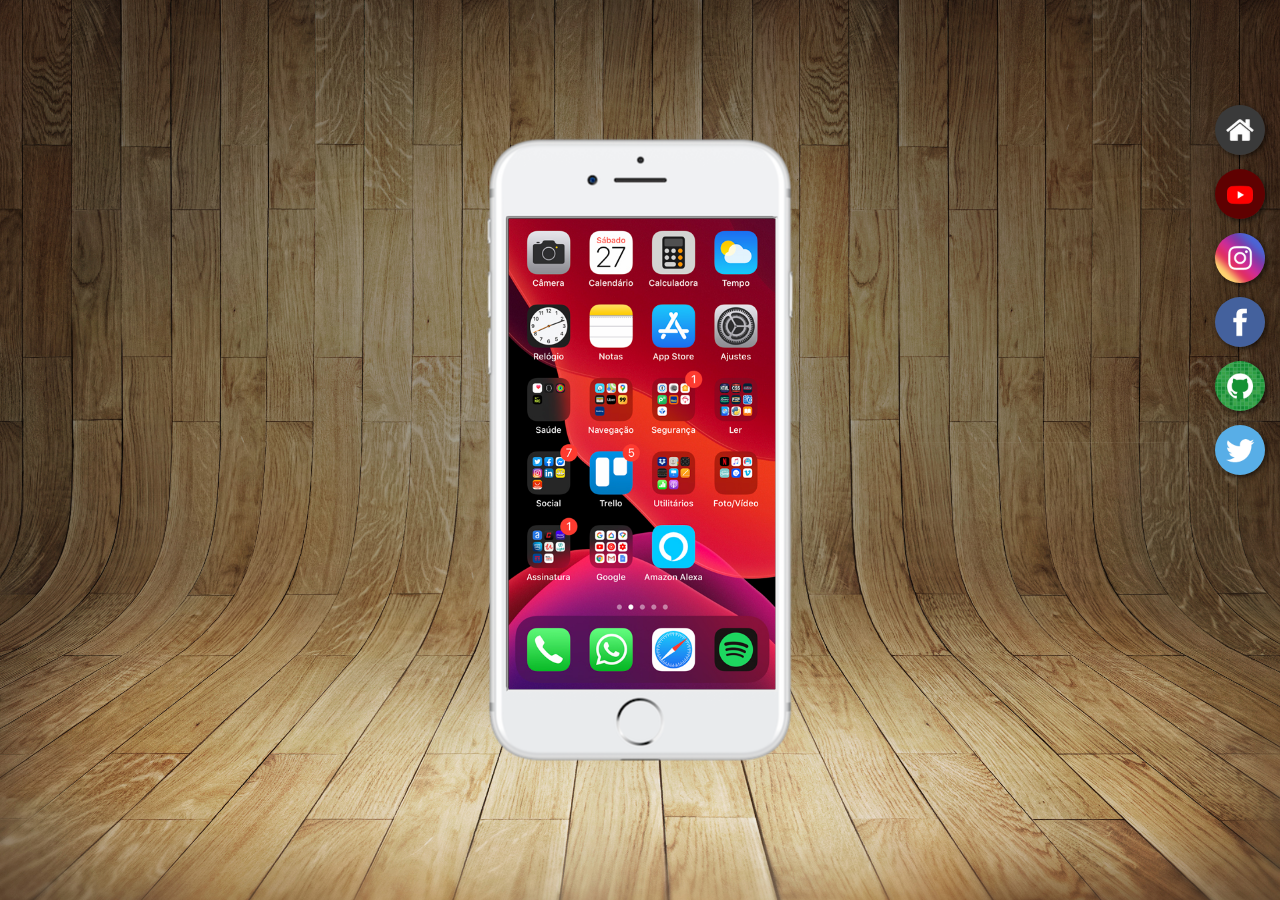
<file: index.html>
<!DOCTYPE html>
<html lang="pt-br">
<head>
    <meta charset="UTF-8">
    <meta name="viewport" content="width=device-width, initial-scale=1.0">
    <link rel="shortcut icon" href="favicon.ico" type="image/x-icon">
    <link rel="stylesheet" href="estilos/style.css">
    <title>Projeto Redes Sociais</title>
</head>
<body>
    <main>              
        <section id="celular">
            <iframe src="home.html" name="tela" id="tela">
                <p>Seu navegador não é compatível com a aplicação</p>
            </iframe>
        </section> <!--FIM CELULAR-->
        <section id="botoes">
            <a href="home.html" target="tela"><img src="imagens/logo-home.jpg" alt="Home"></a><br>
            <a href="youtube.html" target="tela"><img src="imagens/logo-youtube.jpg" alt="Youtube"></a><br>
            <a href="instagram.html" target="tela"><img src="imagens/logo-instagram.jpg" alt="Instagram"></a><br>
            <a href="facebook.html" target="tela"><img src="imagens/logo-facebook.jpg" alt="Facebook"></a><br>
            <a href="github.html" target="tela"><img src="imagens/logo-github.jpg" alt="Github"></a><br>
            <a href="twitter.html" style="scrolling =no" target="tela"><img src="imagens/logo-twitter.jpg" alt="Twitter"></a>
        </section><!--FIM BOTOES-->

    </main>
</body>
</html>
</file>
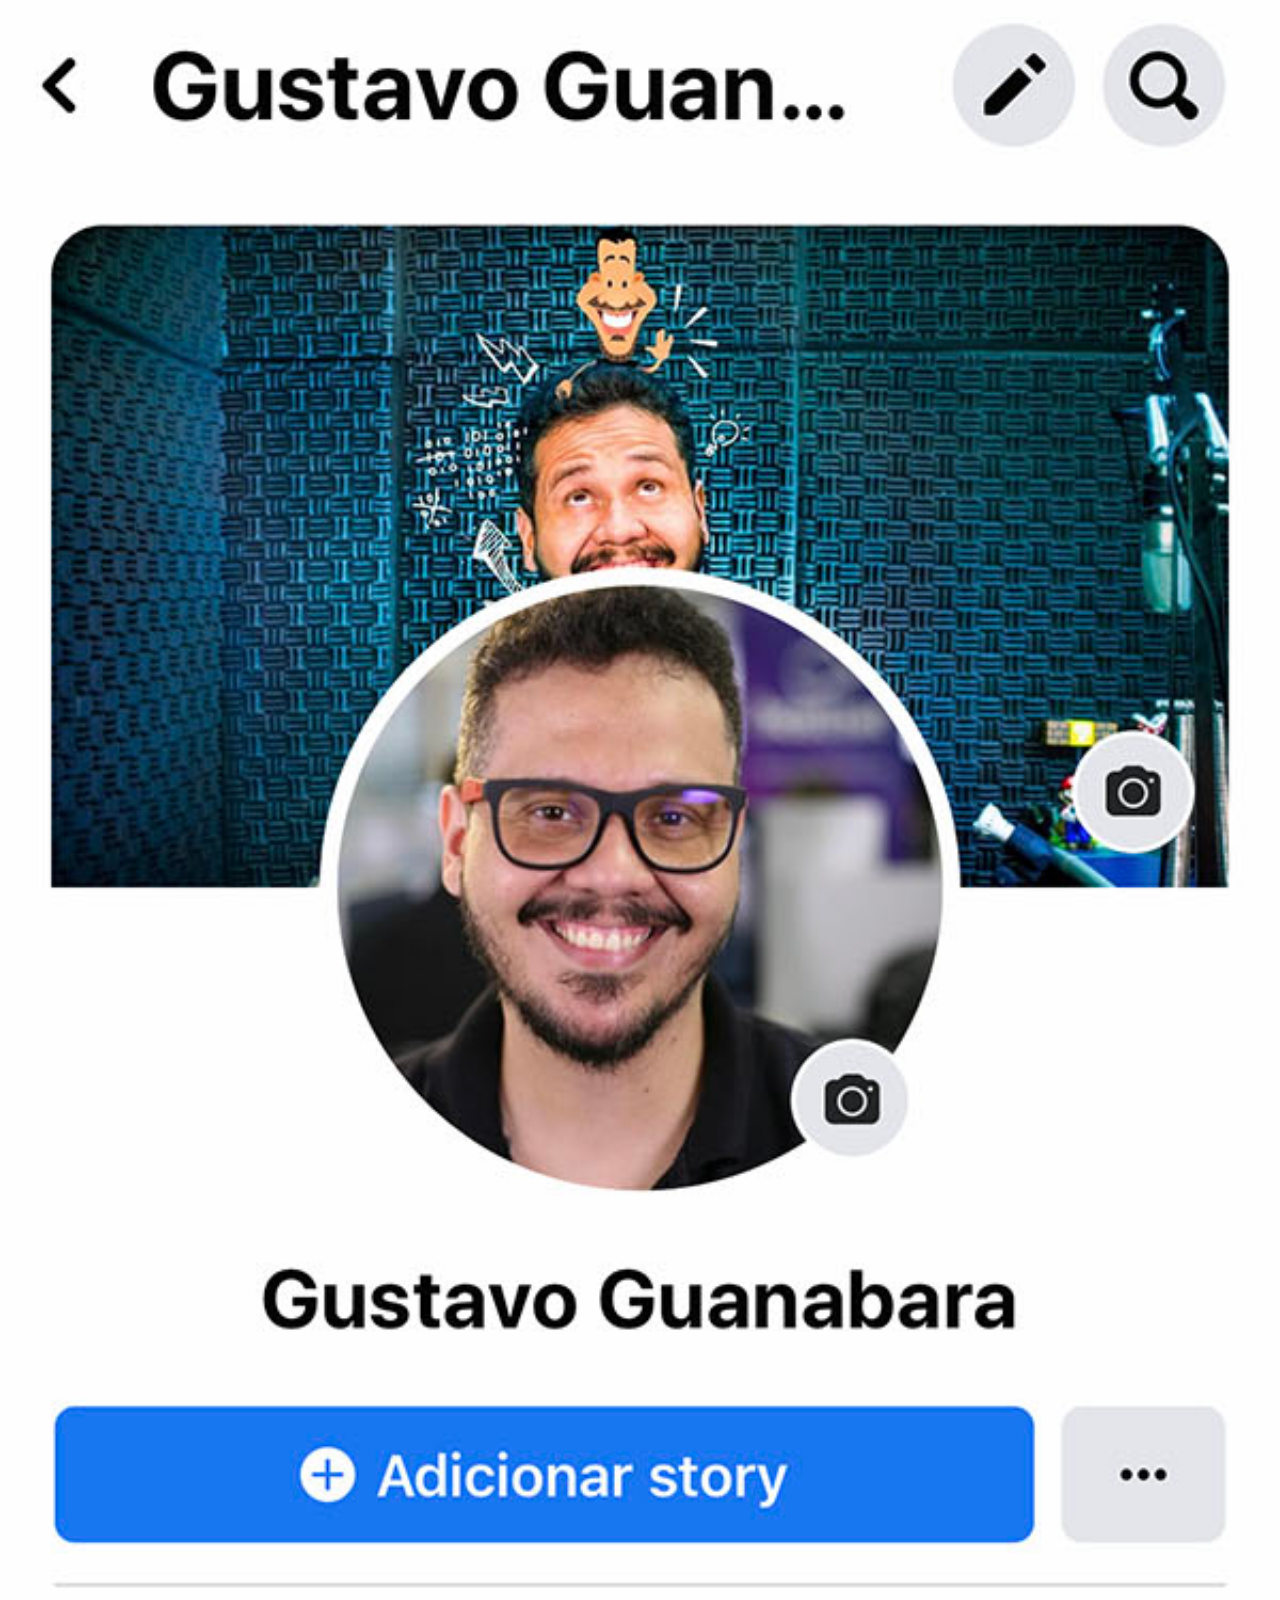
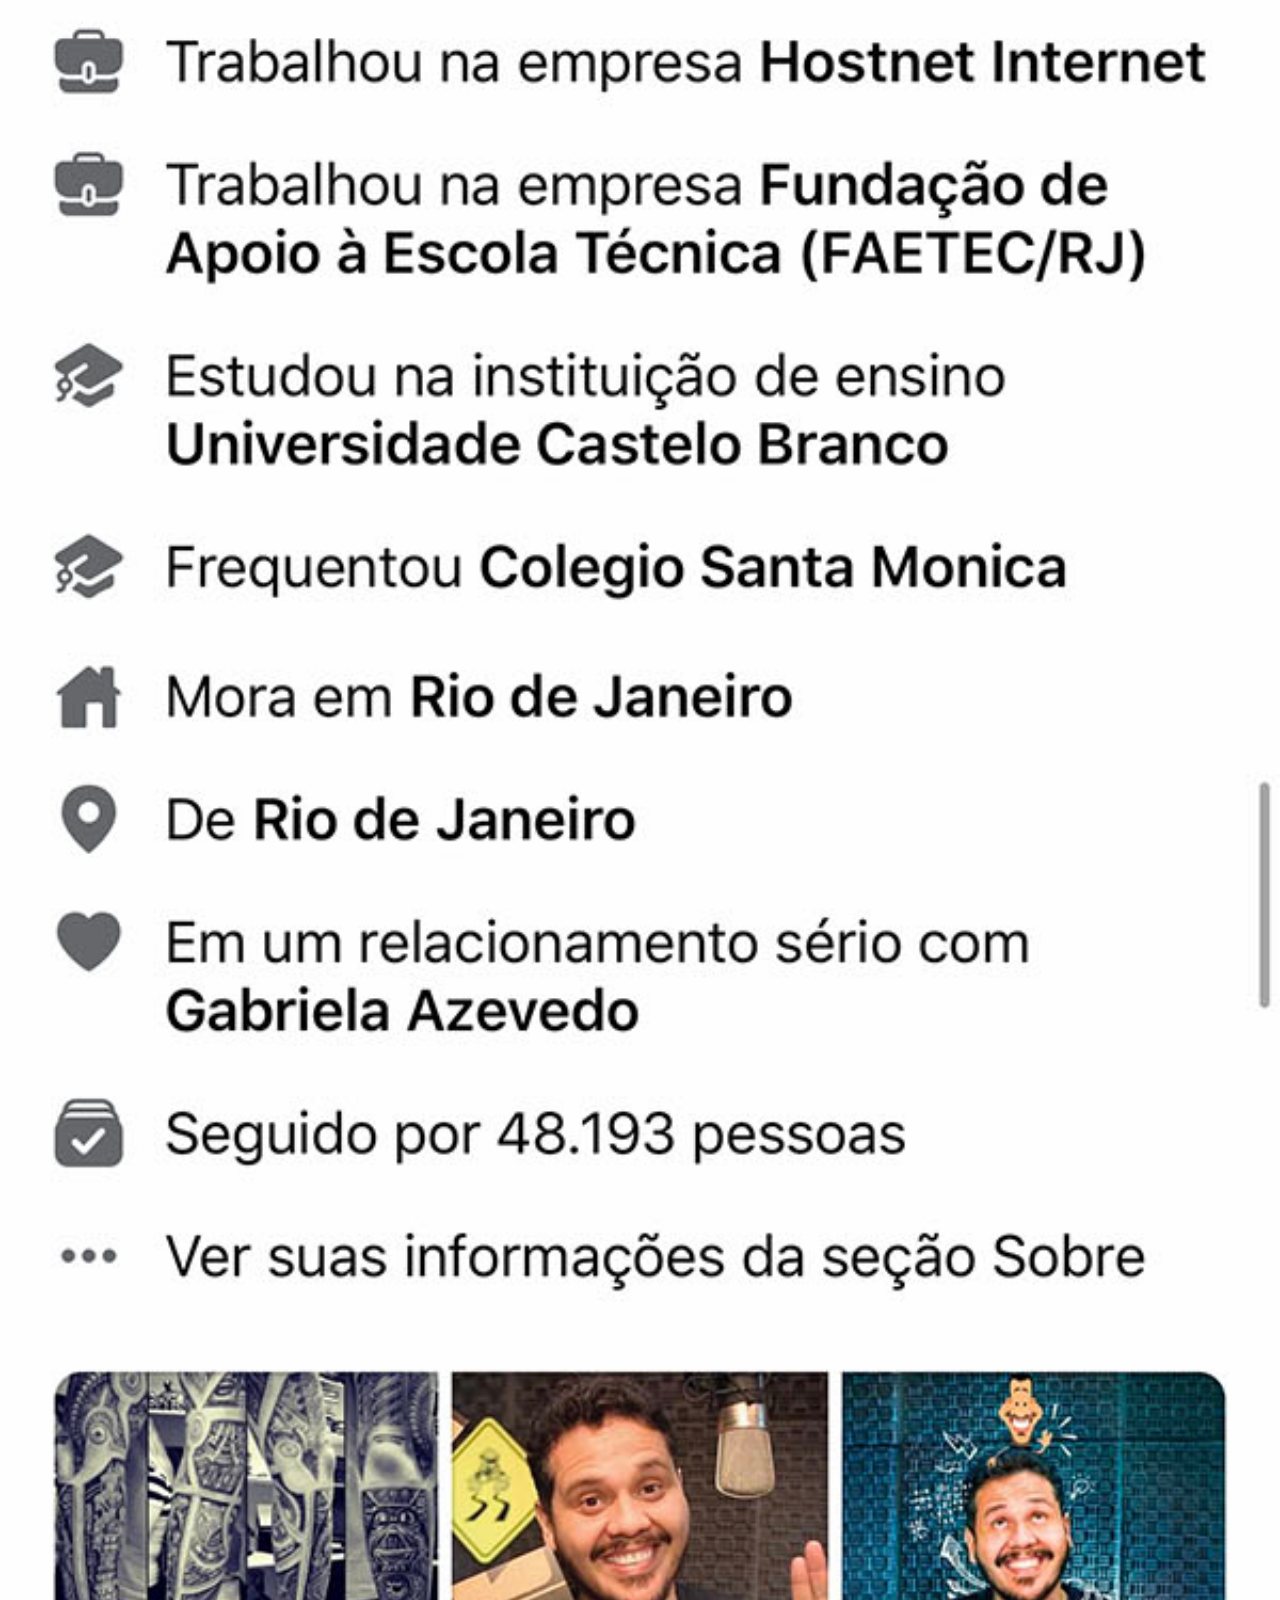
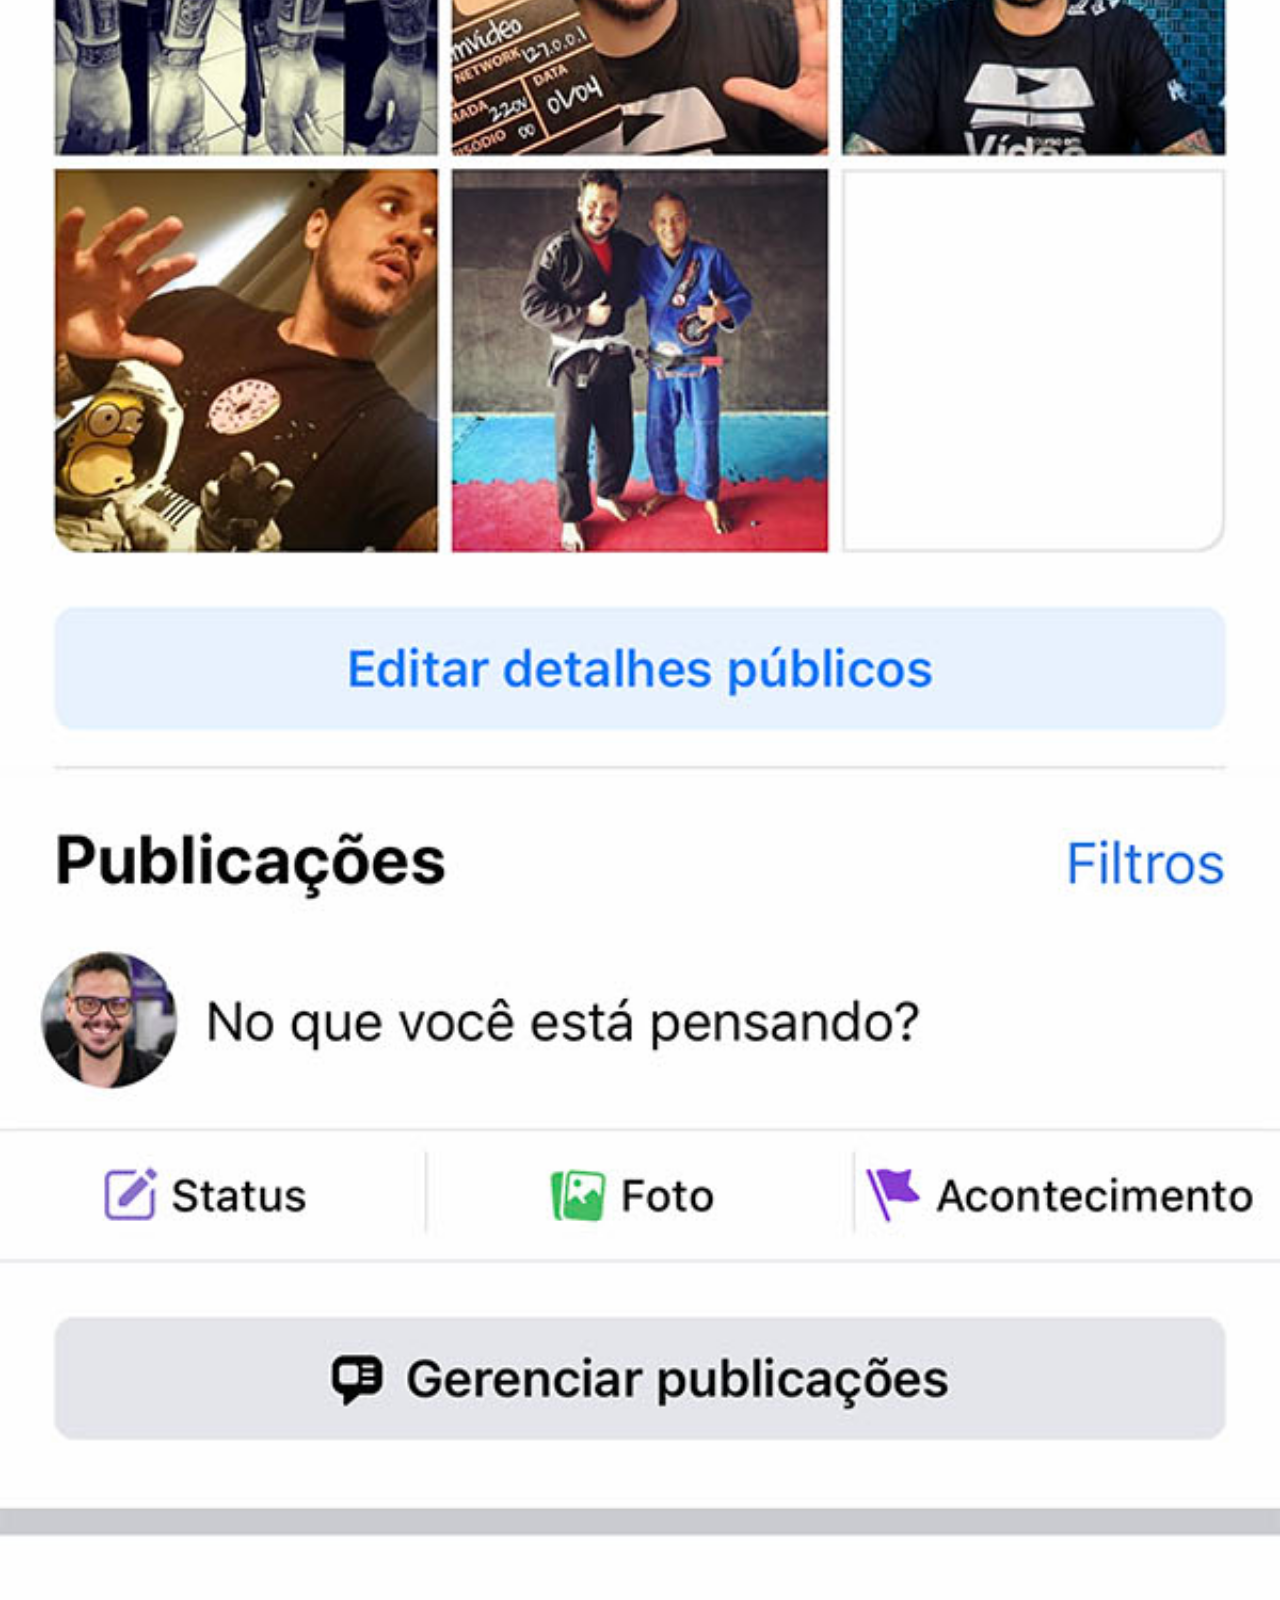
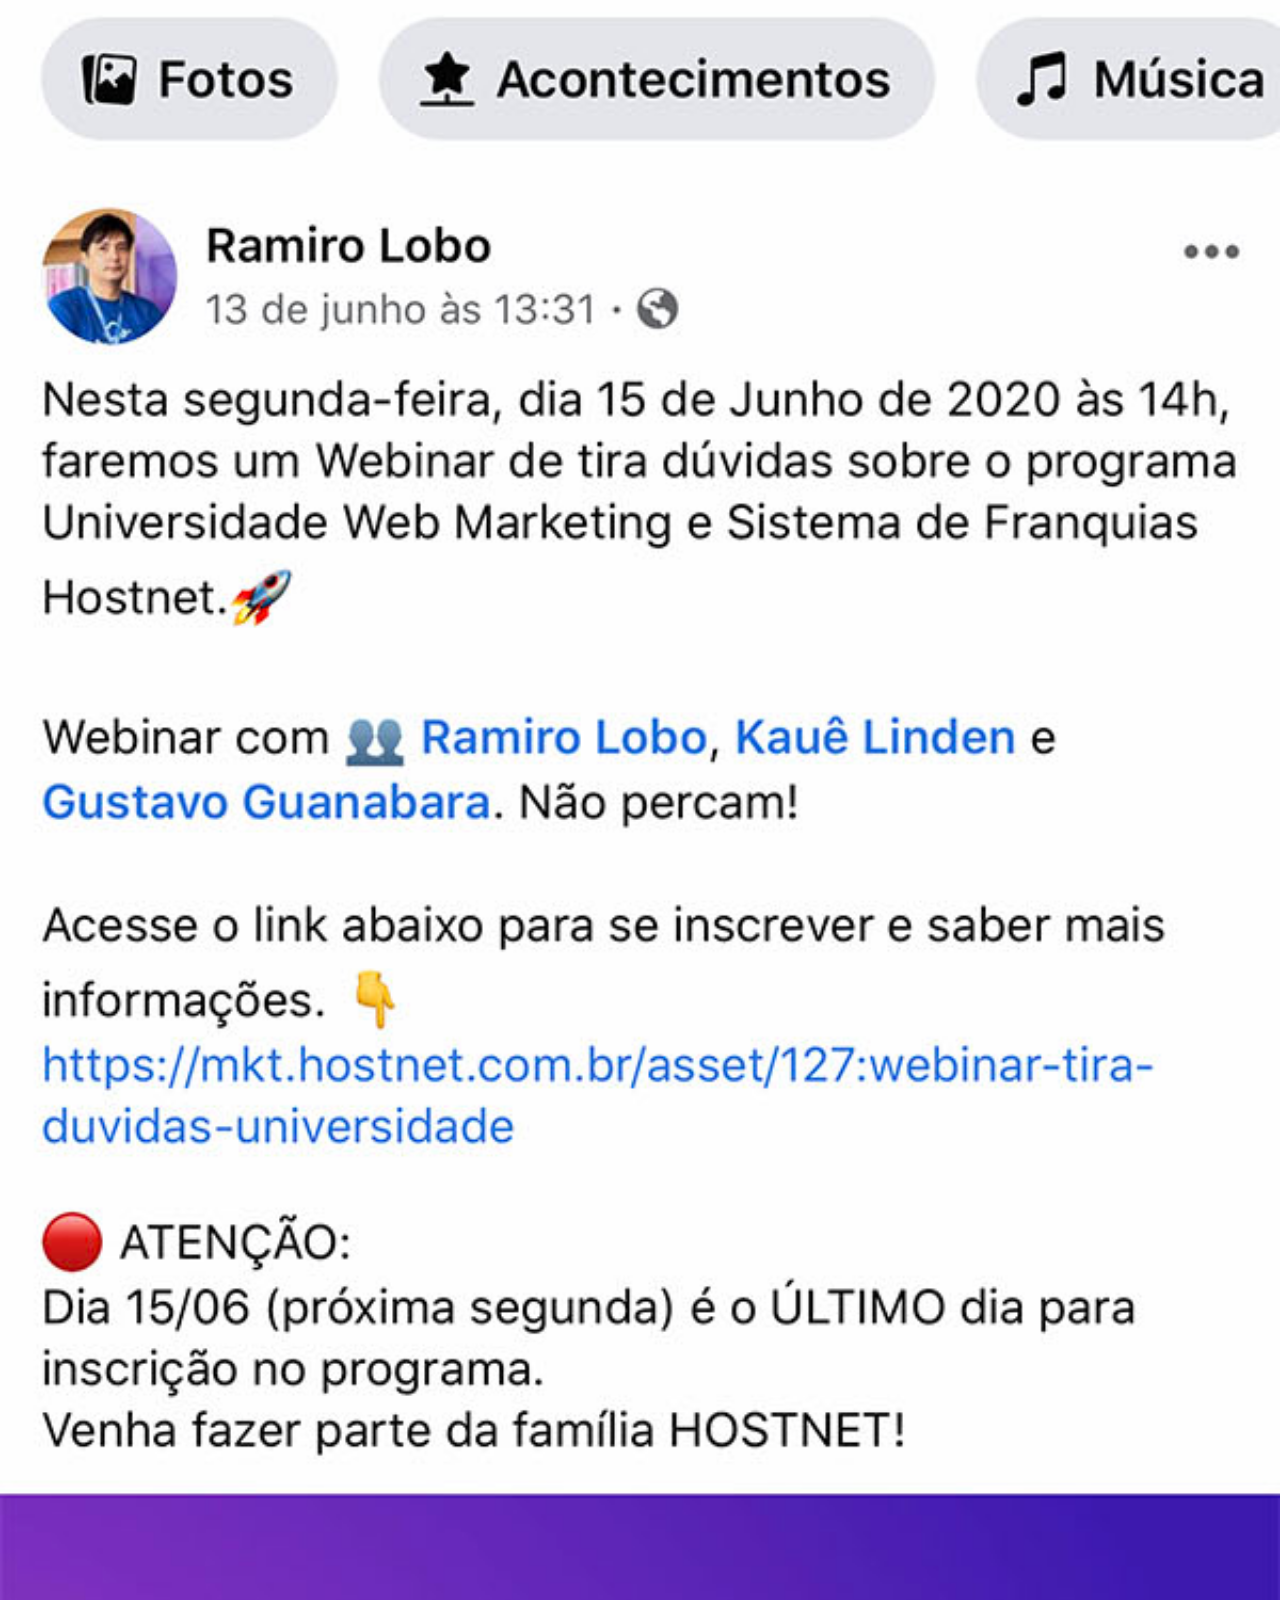
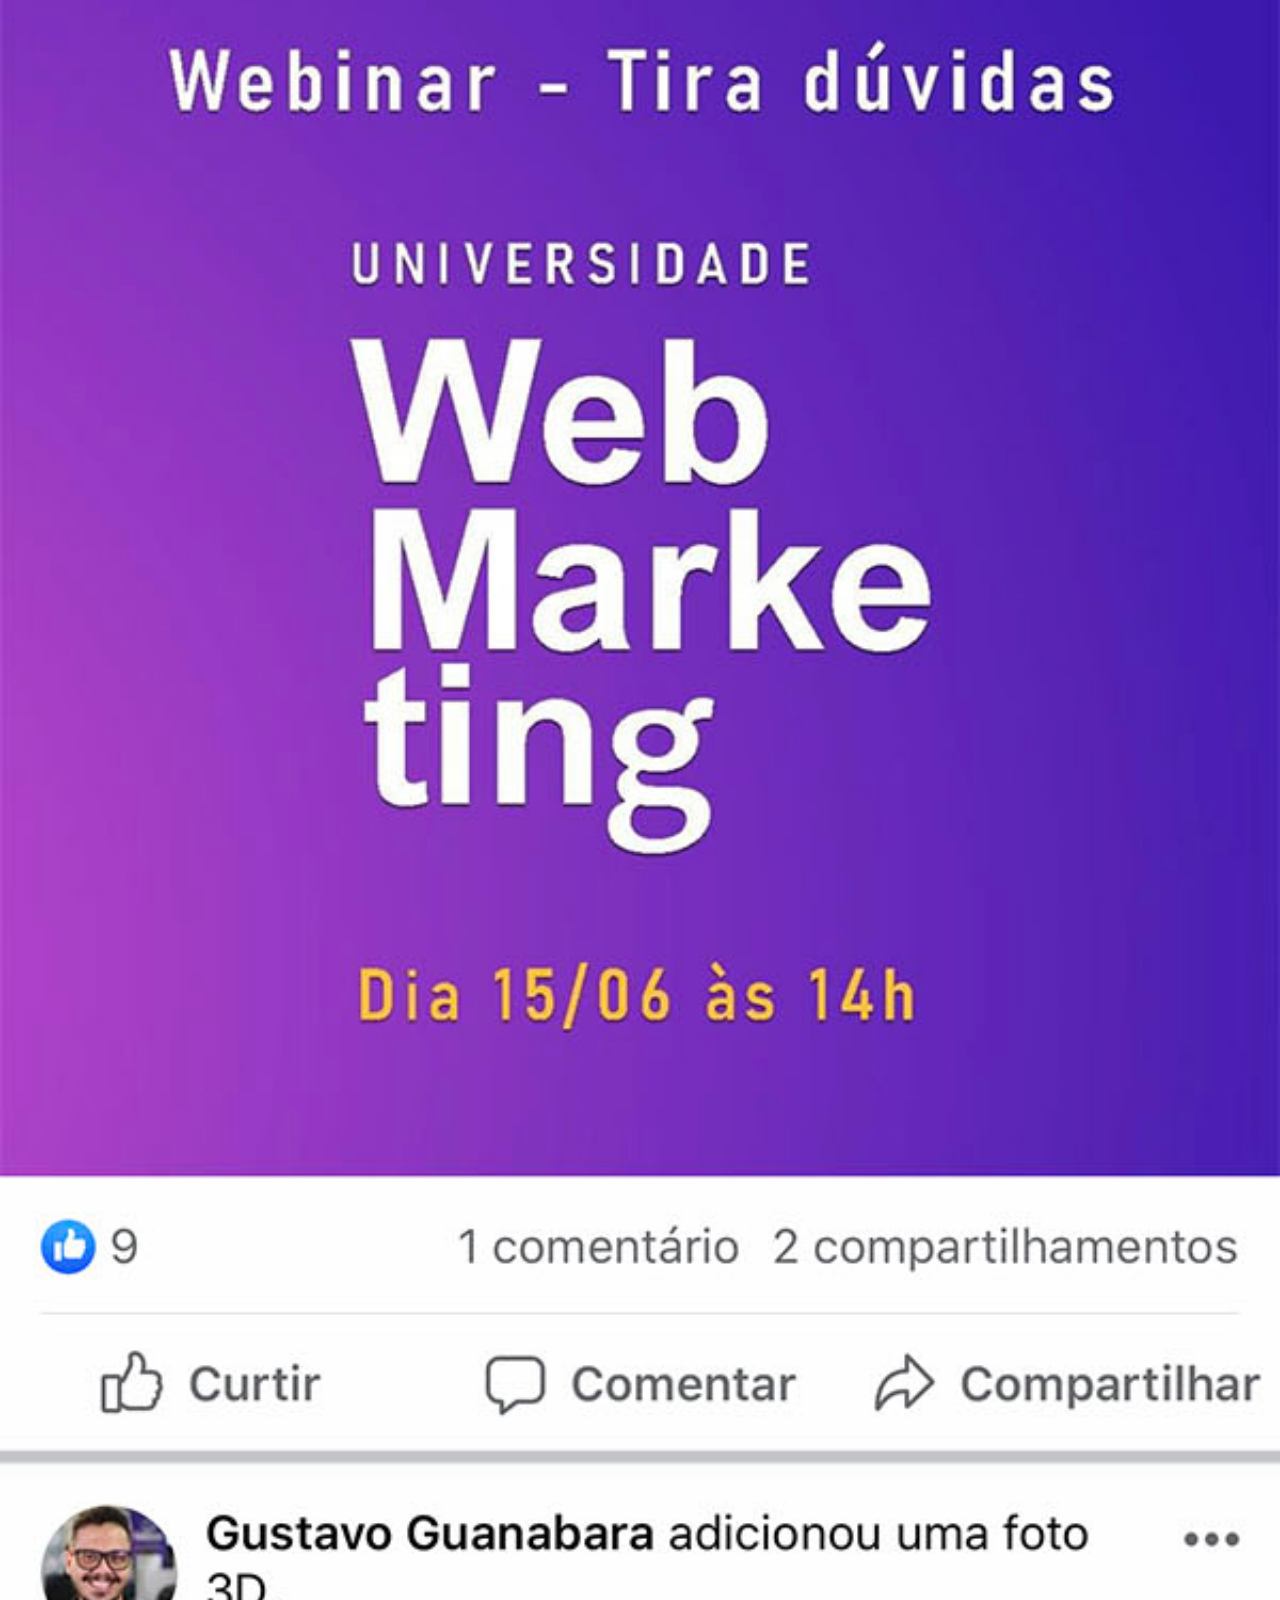
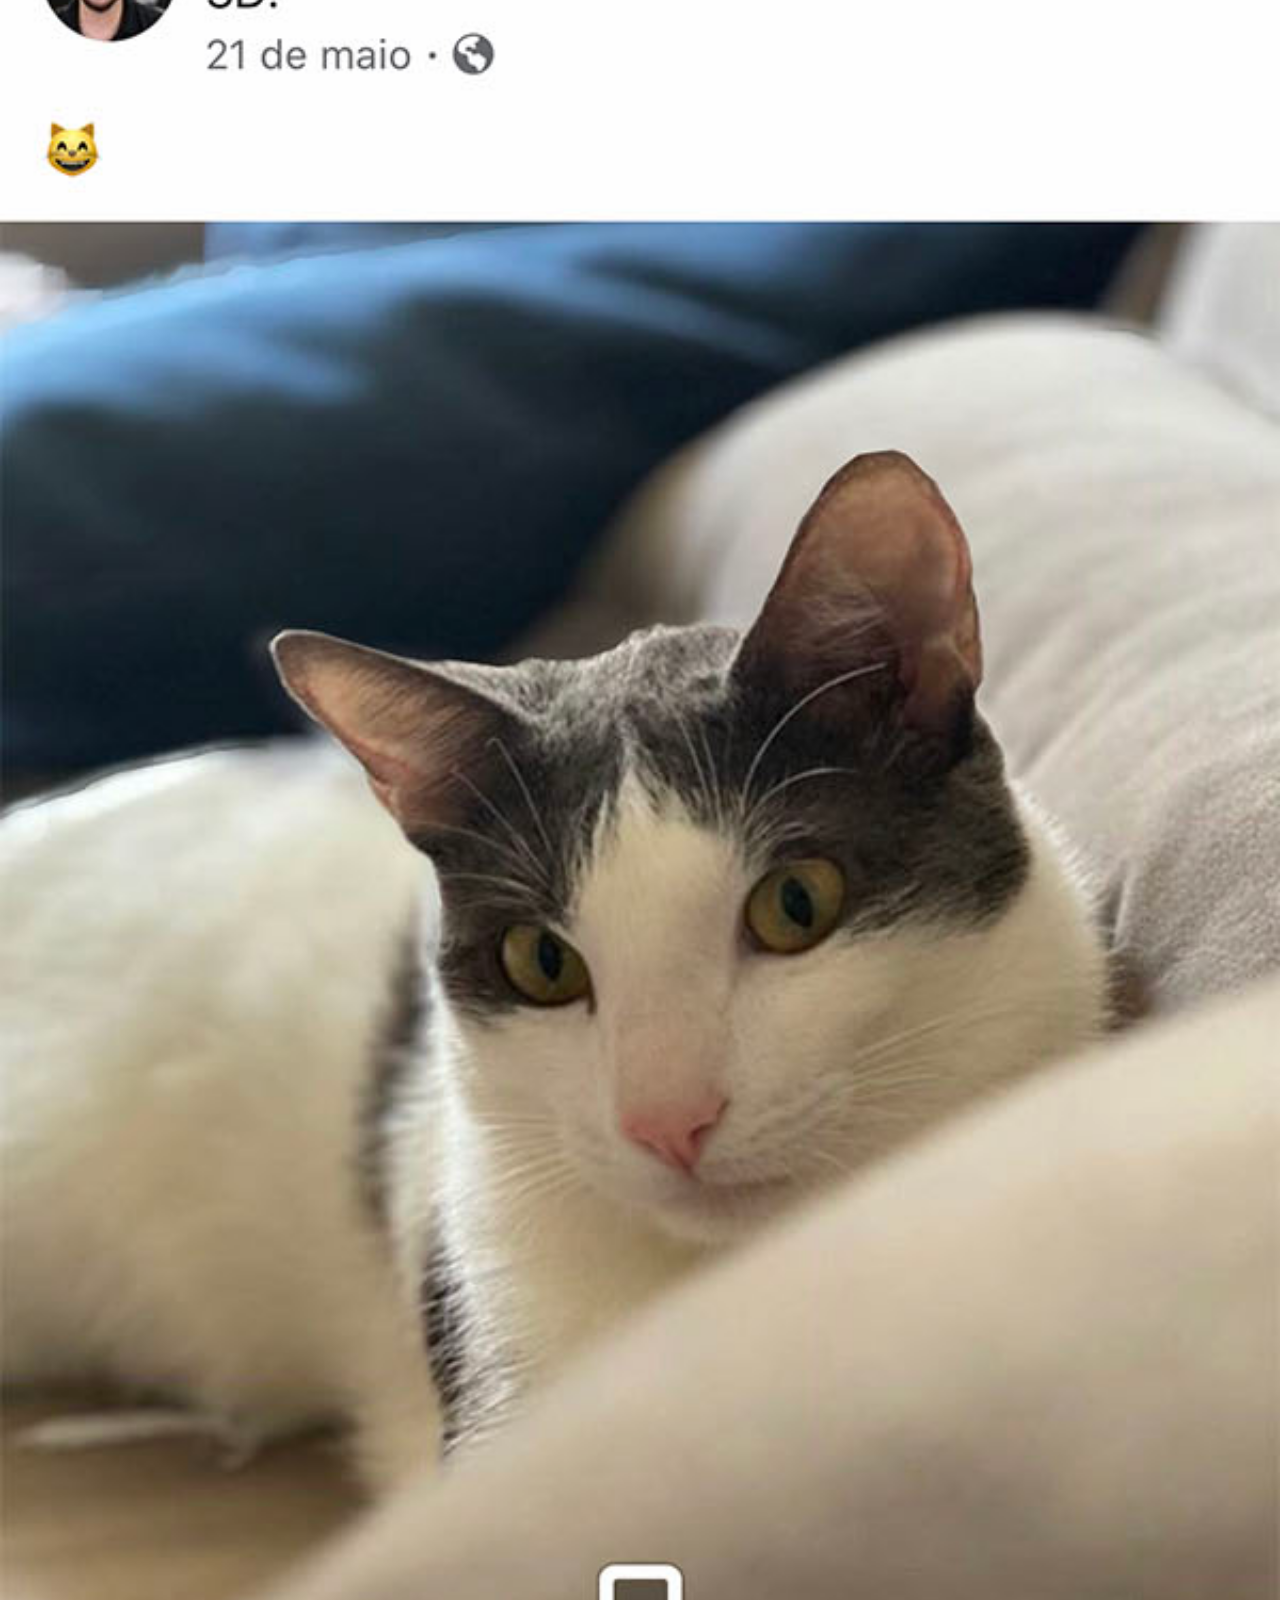
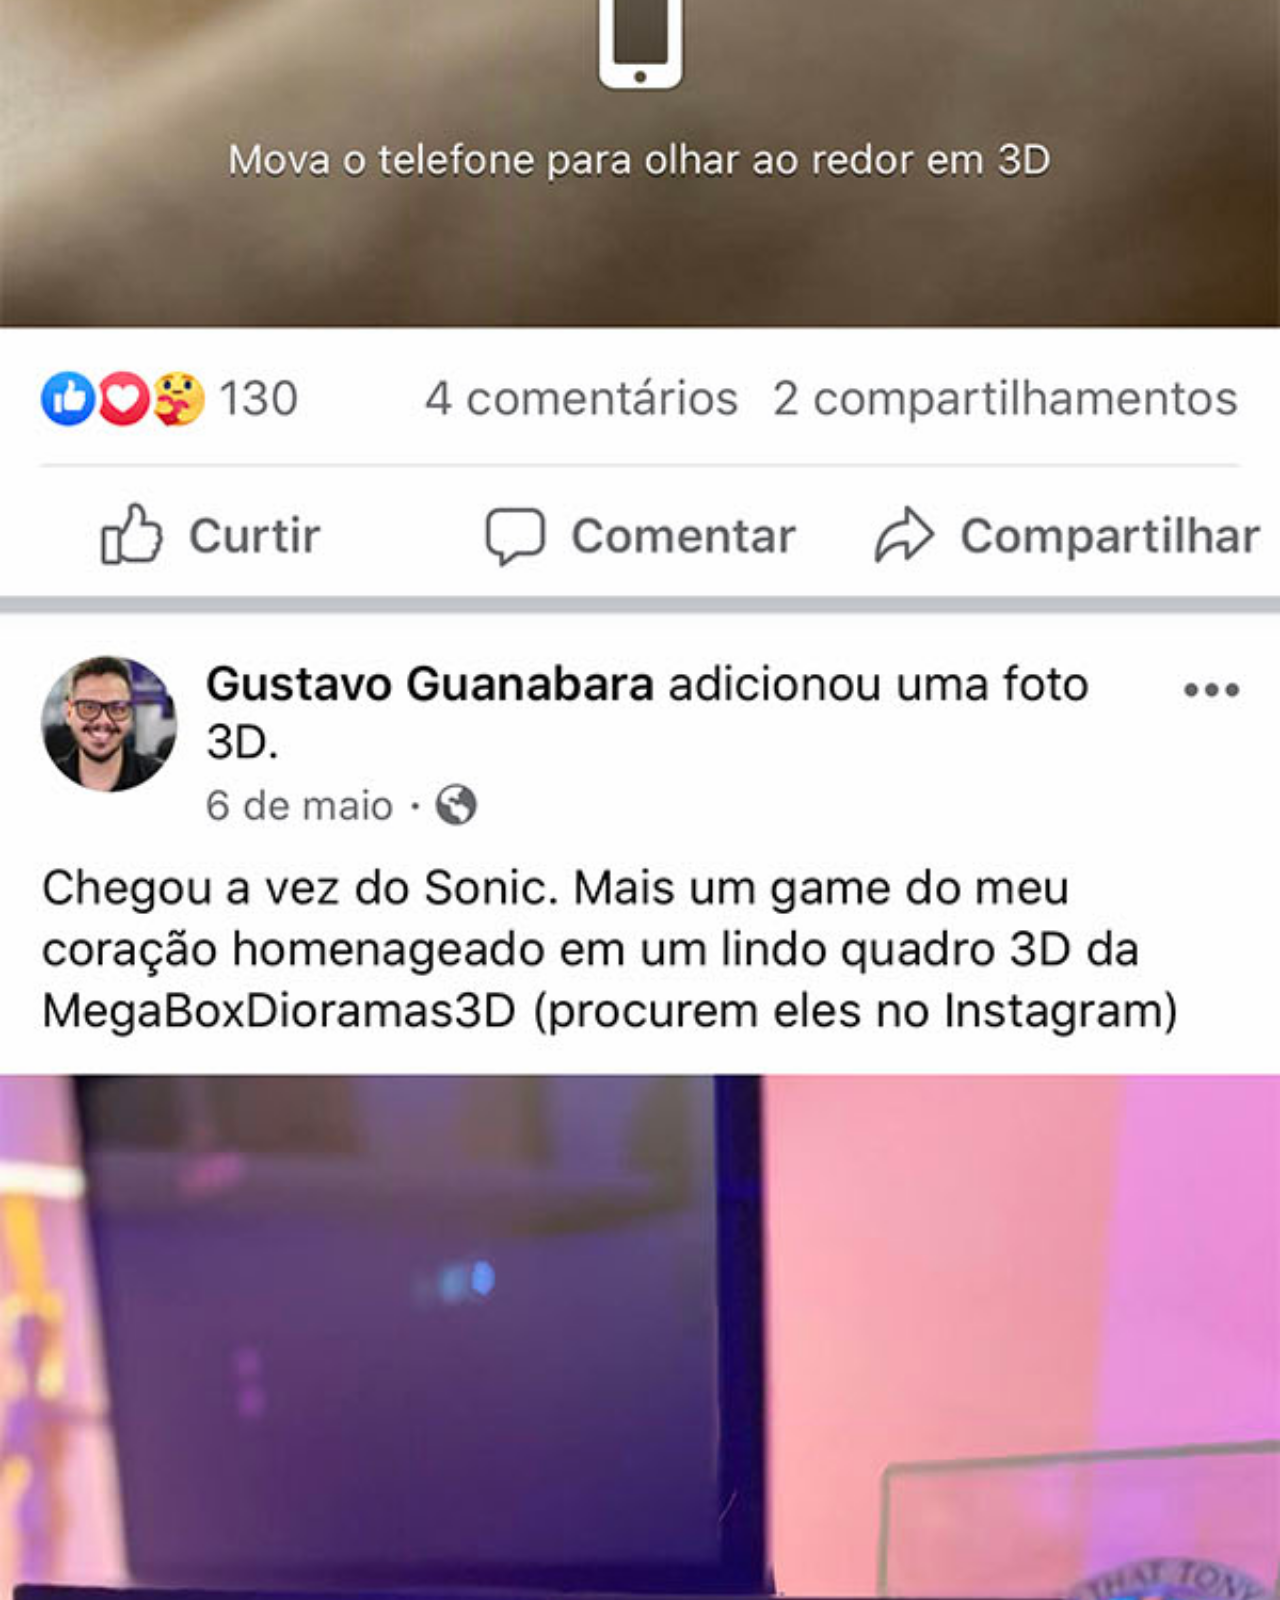
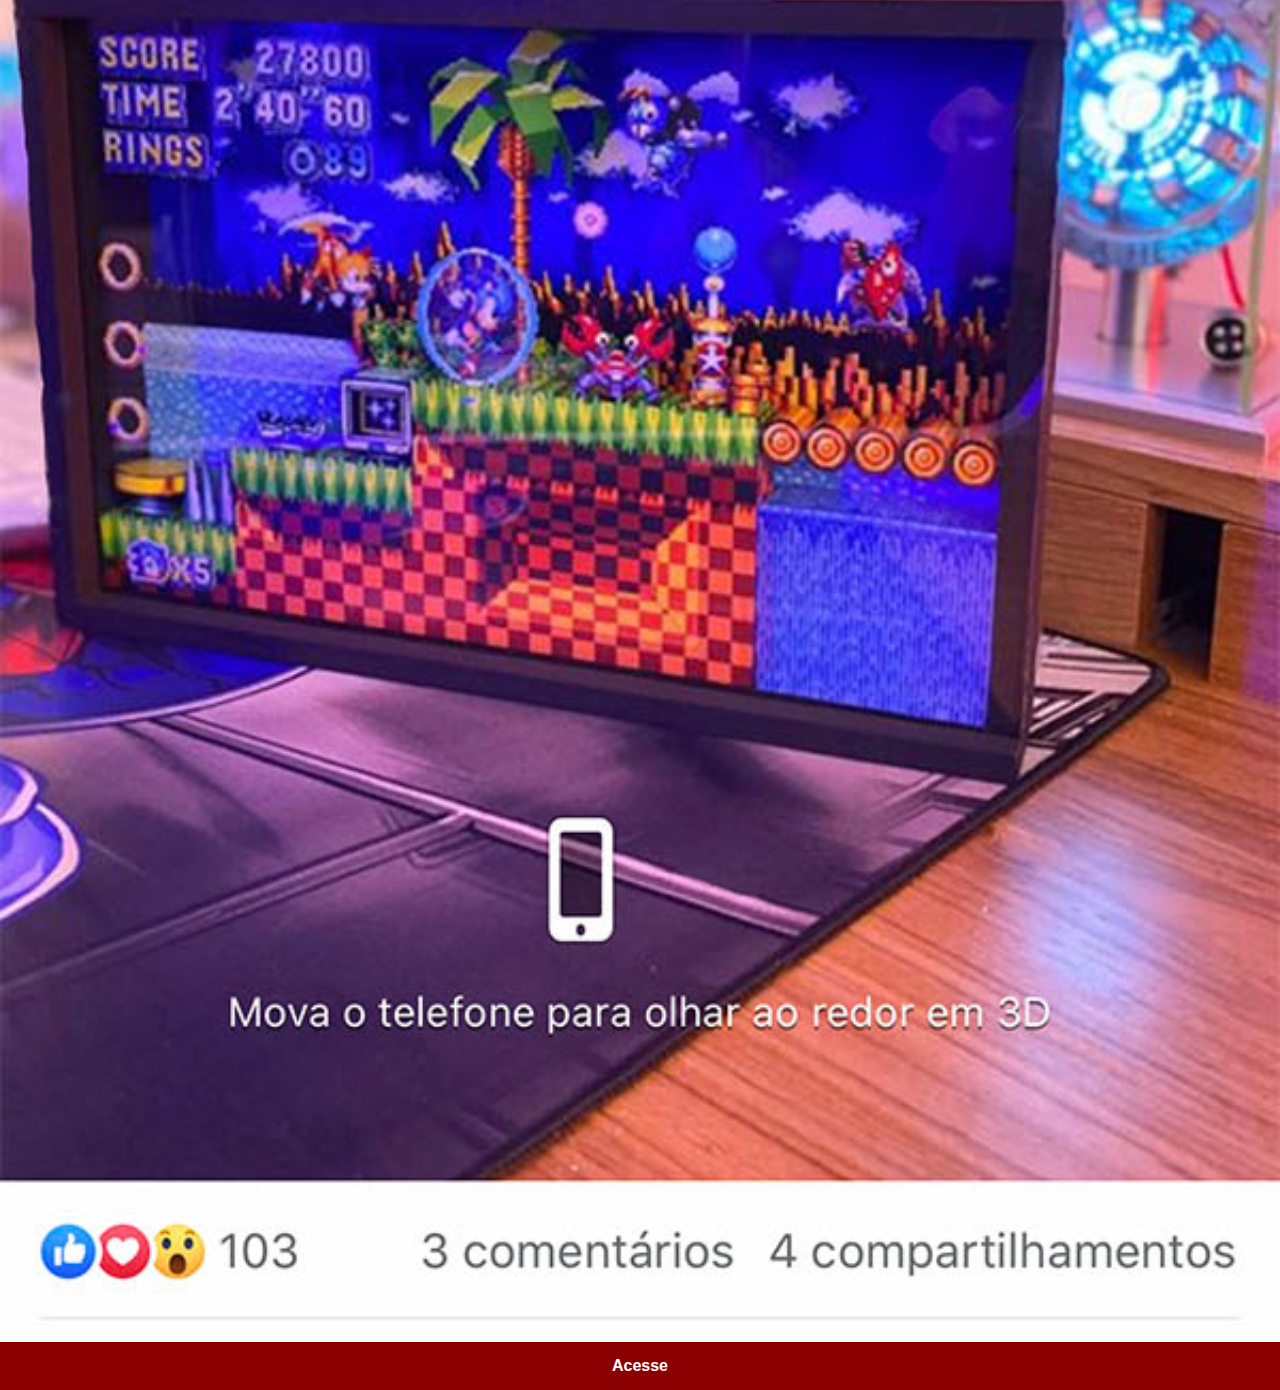
<file: facebook.html>
<!DOCTYPE html>
<html lang="pt-br">
<head>
    <meta charset="UTF-8">
    <meta name="viewport" content="width=device-width, initial-scale=1.0">
    <link rel="stylesheet" href="estilos/config-social.css">
    <title>Facebook</title>

</head>
<body>
    <img src="imagens/tela-facebook.jpg" alt="Facebook">
    <a href="https://facebook.com" target="_blank">Acesse</a>
</body>
</html>
</file>
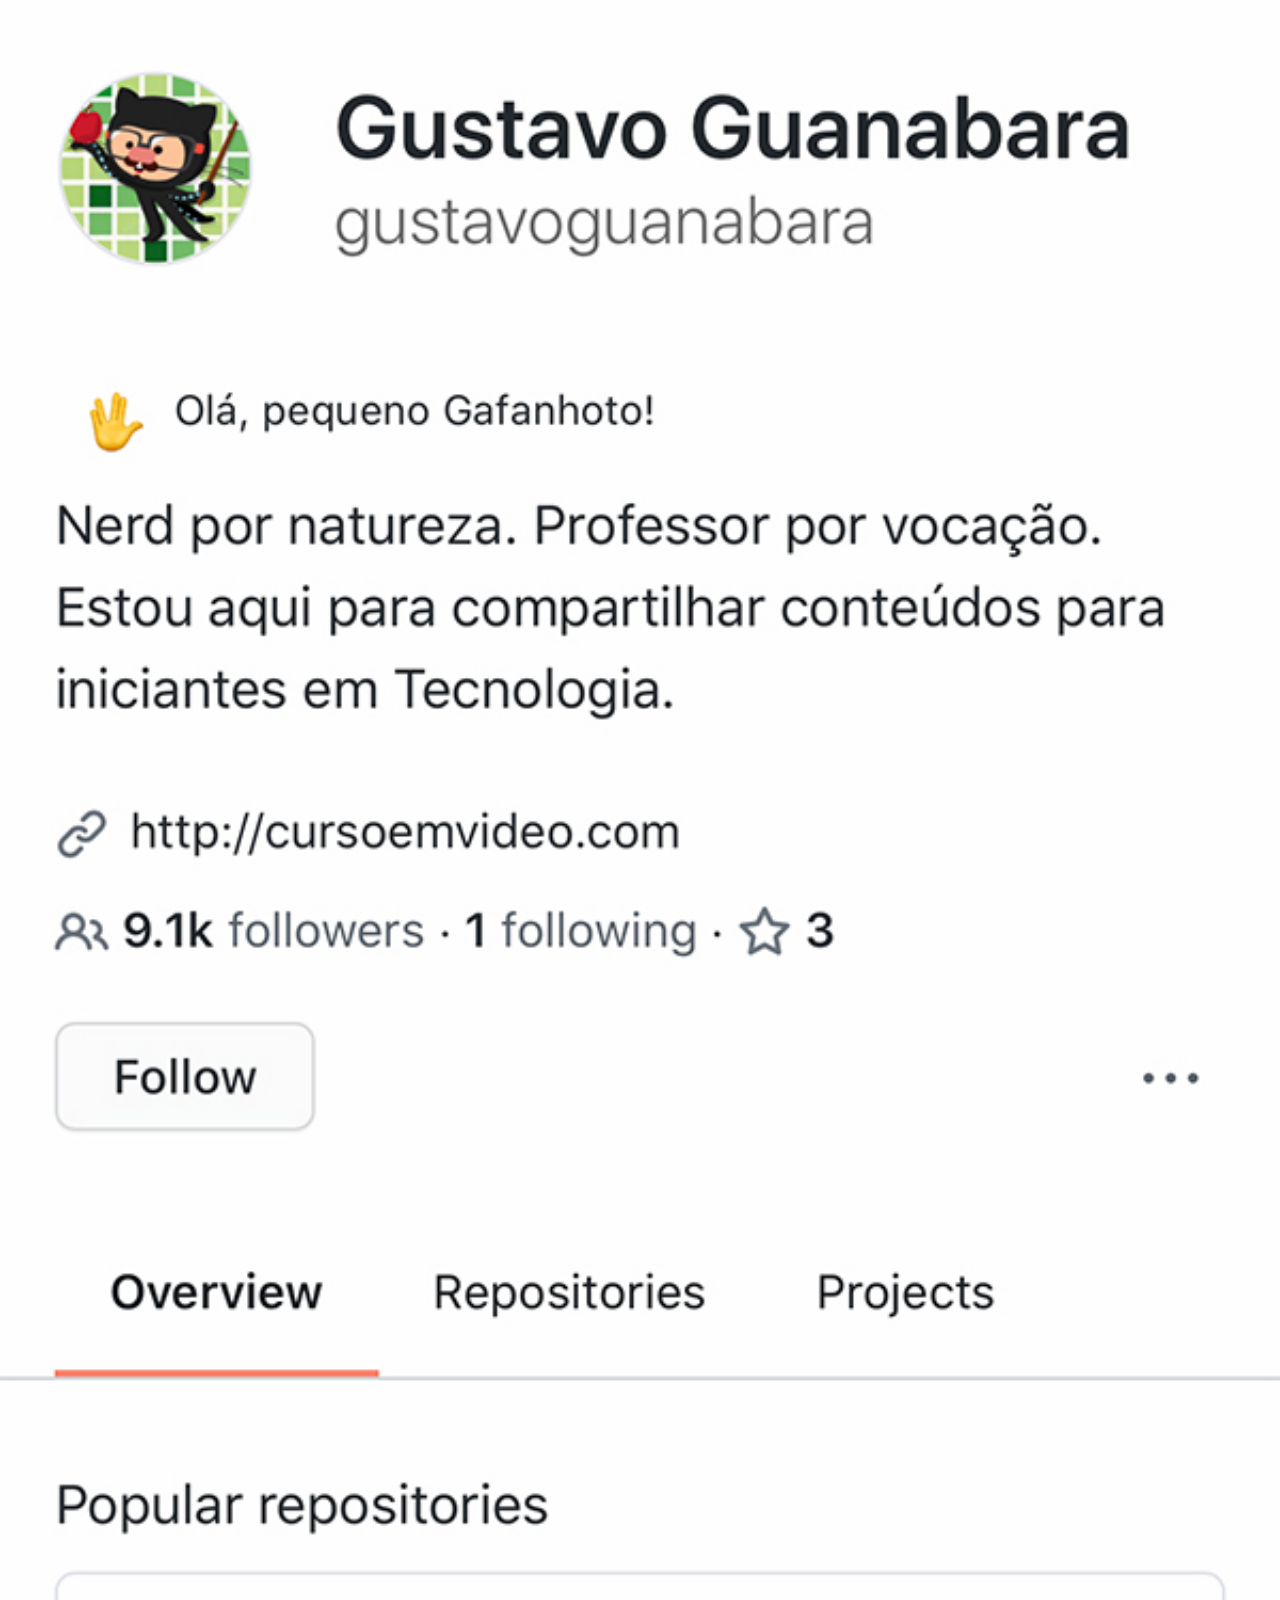
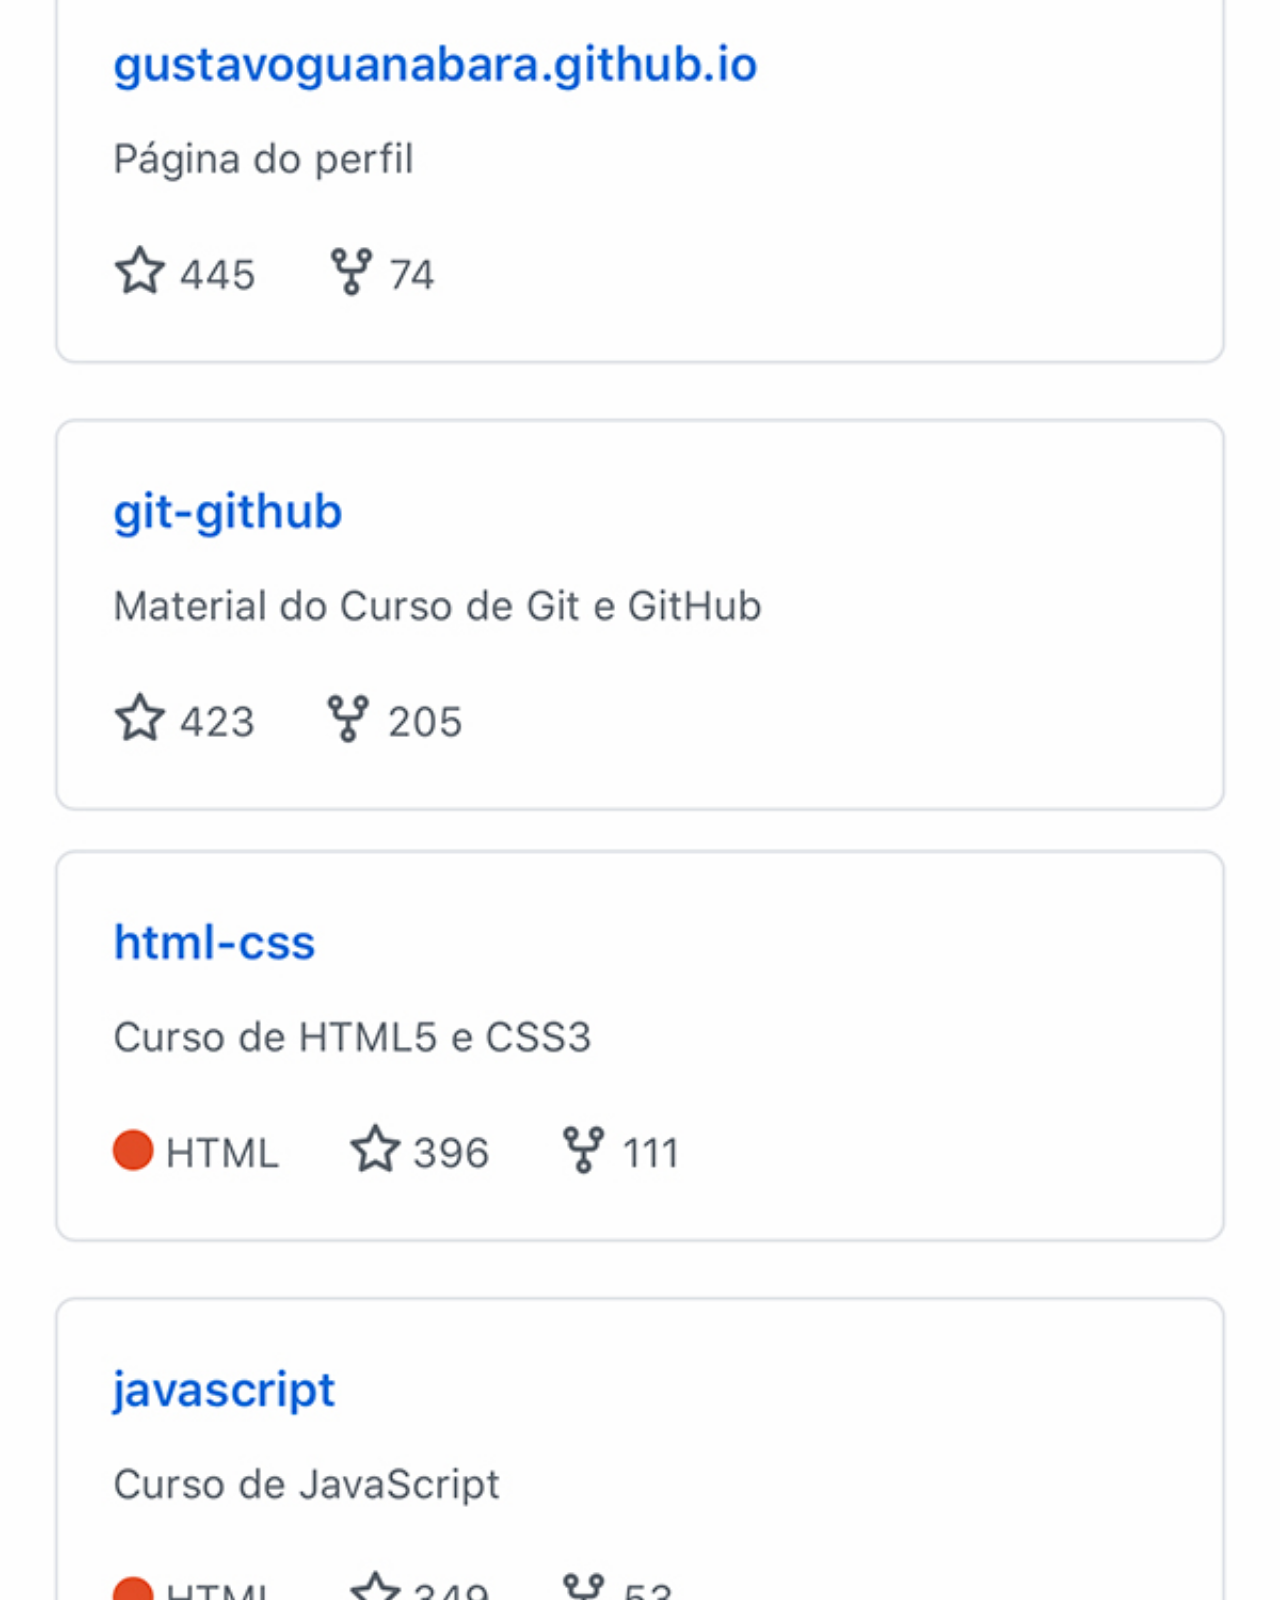
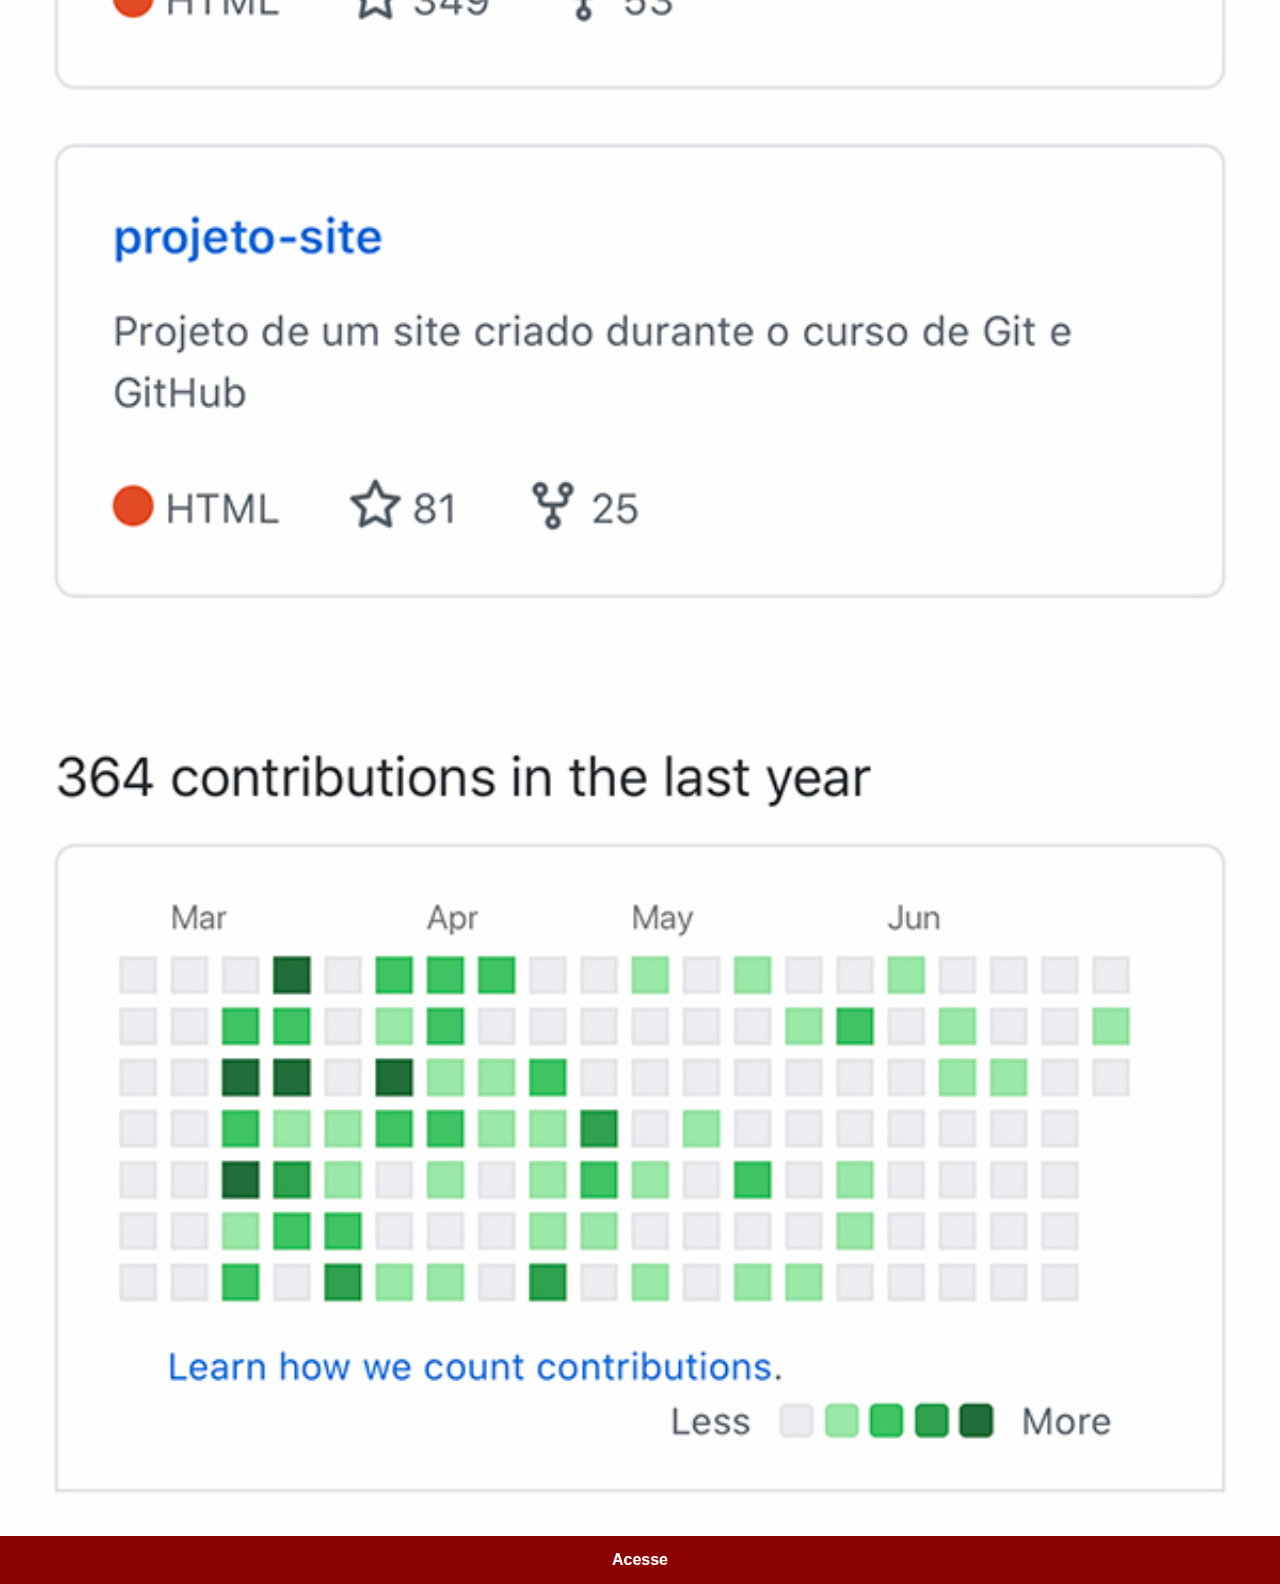
<file: github.html>
<!DOCTYPE html>
<html lang="pt-br">
<head>
    <meta charset="UTF-8">
    <meta name="viewport" content="width=device-width, initial-scale=1.0">
    <link rel="stylesheet" href="estilos/config-social.css">
    <title>Github</title>
</head>
<body>
    <img src="imagens/tela-github.jpg" alt="Github">
    <a href="https://github.com" target="_blank">Acesse</a>
</body>
</html>
</file>
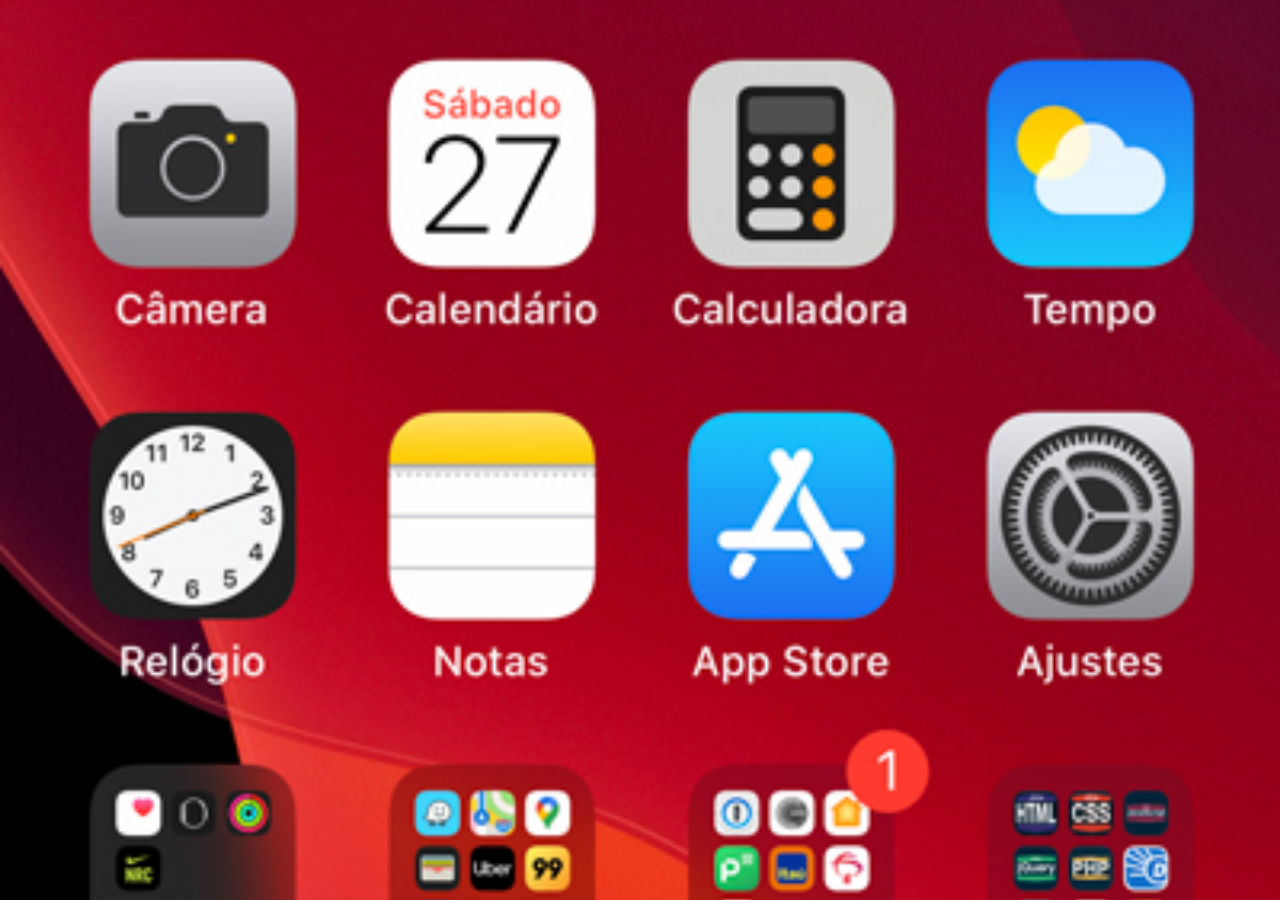
<file: home.html>
<!DOCTYPE html>
<html lang="pt-br">
<head>
    <meta charset="UTF-8">
    <meta name="viewport" content="width=device-width, initial-scale=1.0">
    <title>Home</title>
    <style>
        *{
            margin: 0;
            padding: 0;
        }
        body{
            width: 100vw;
            height: 100vh;
            background: black  url('imagens/tela-home.jpg') no-repeat top center;
            background-size: cover;
        }
    </style>
</head>
<body>
    
</body>
</html>
</file>
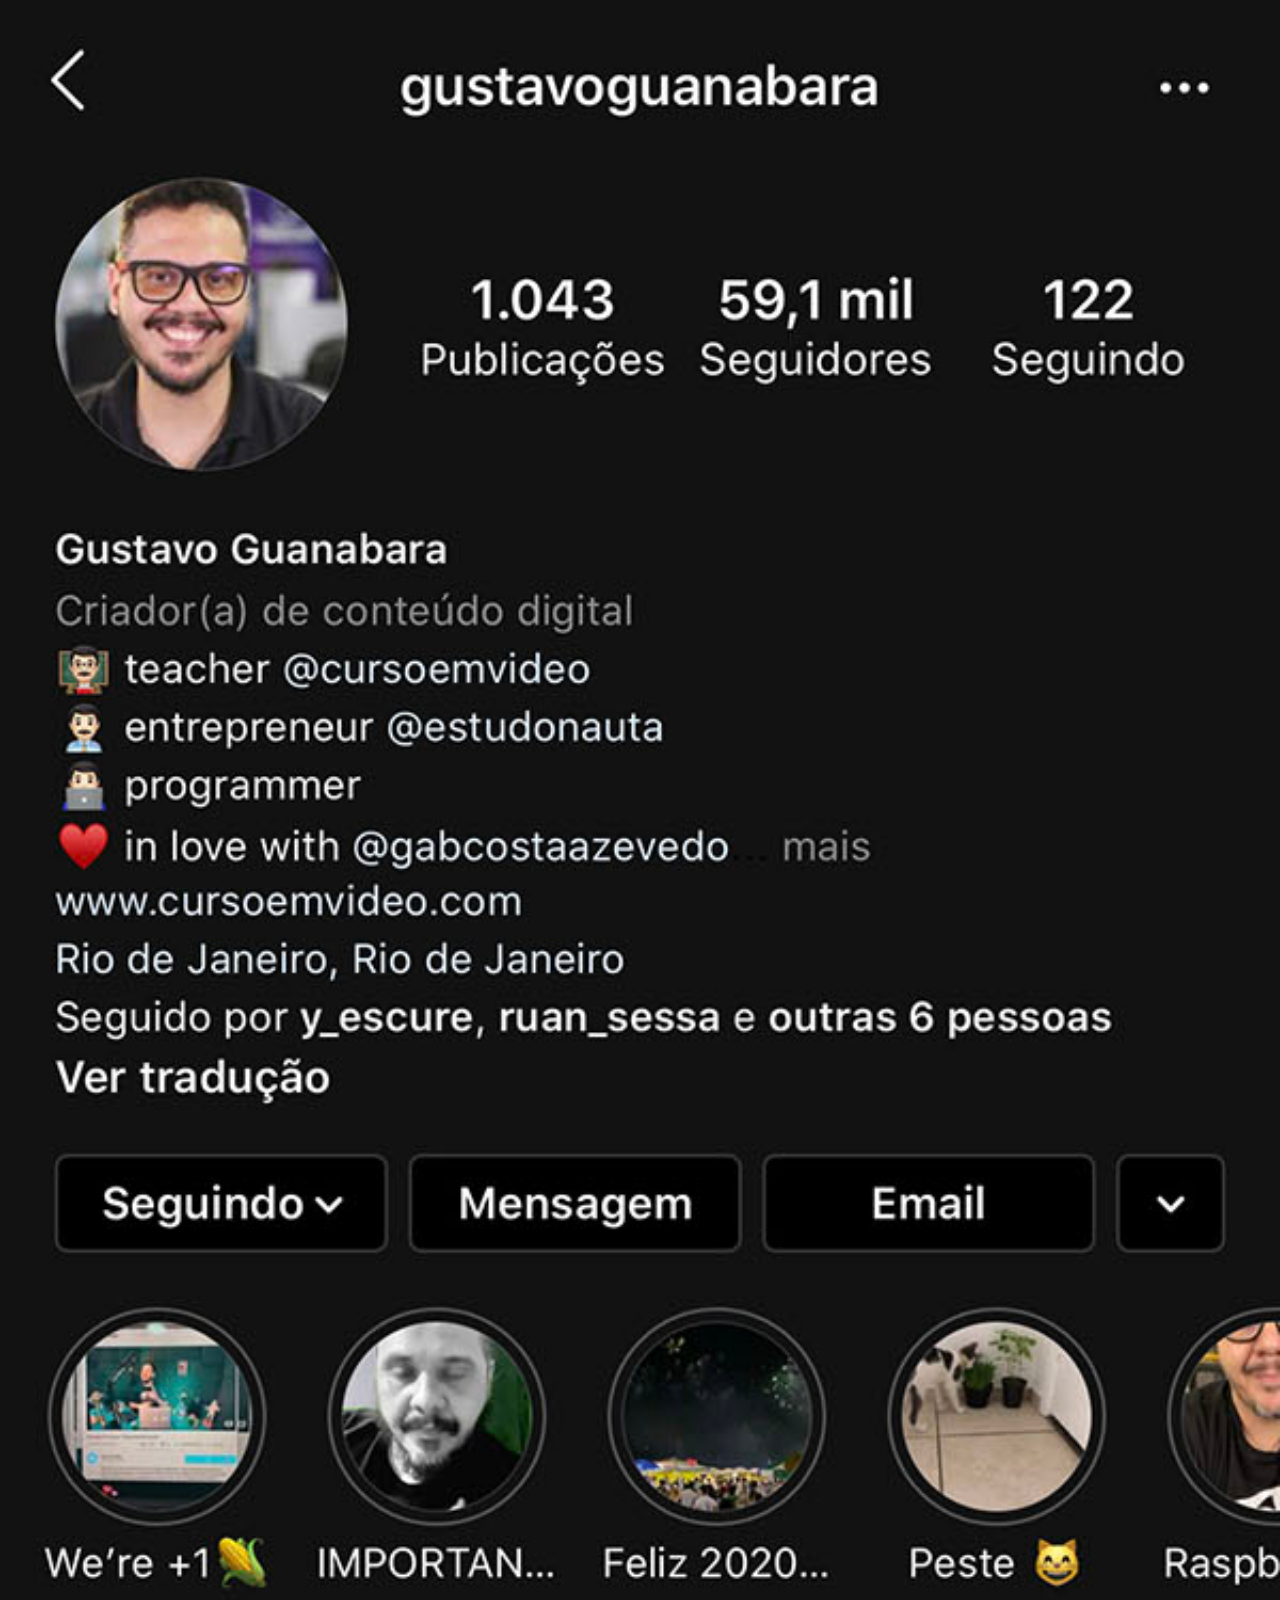
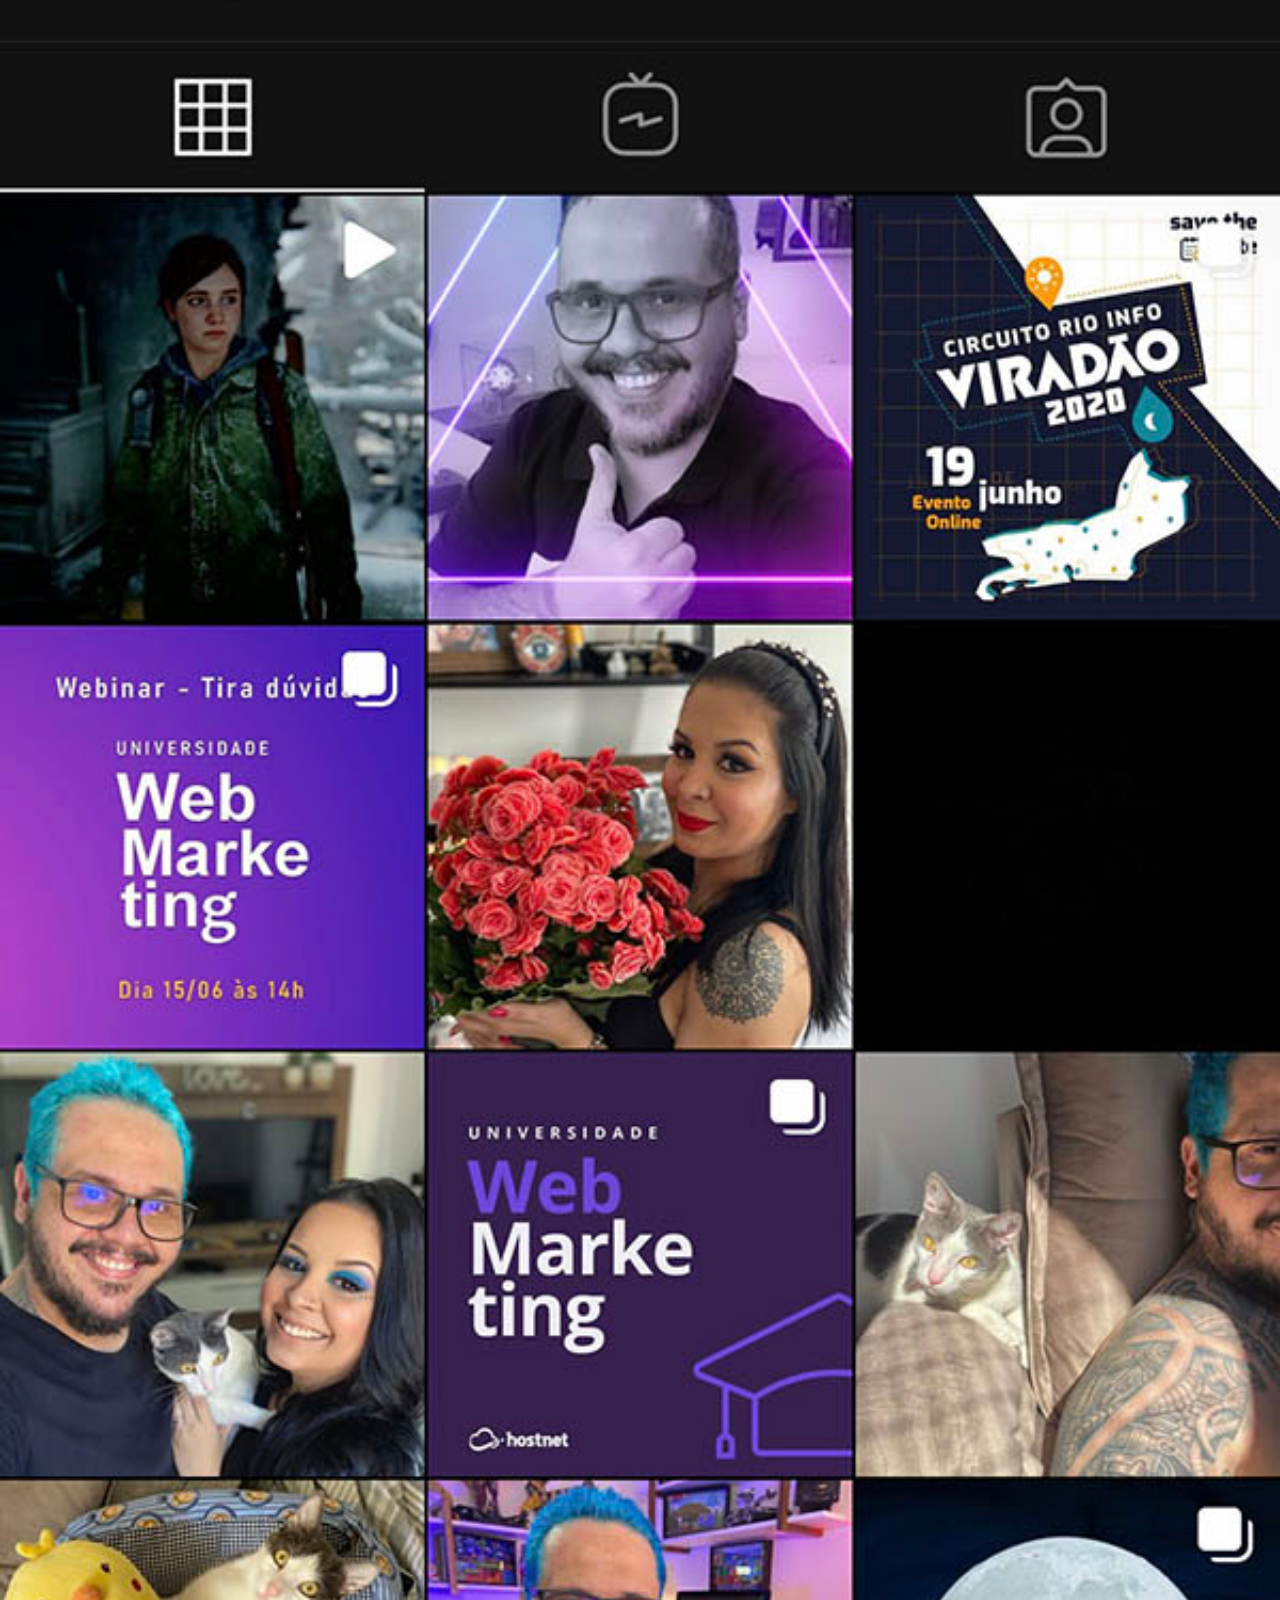
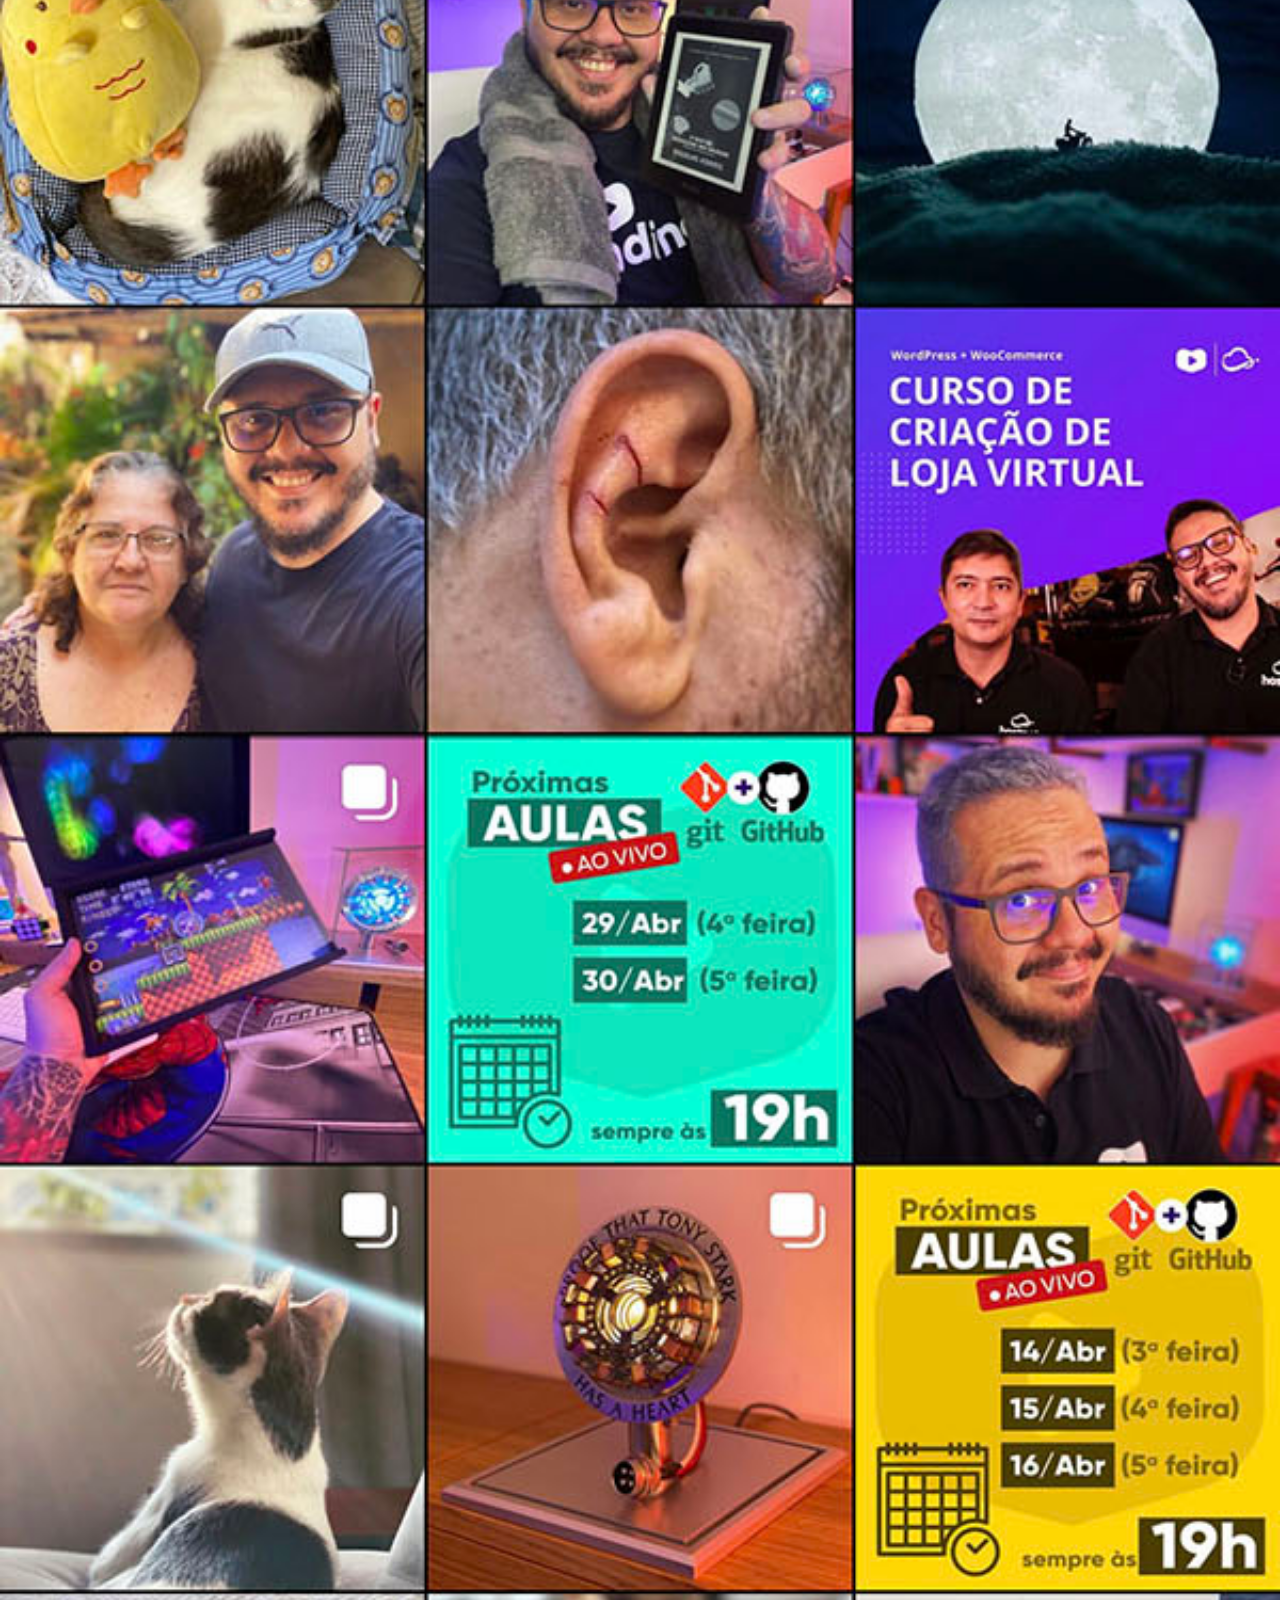
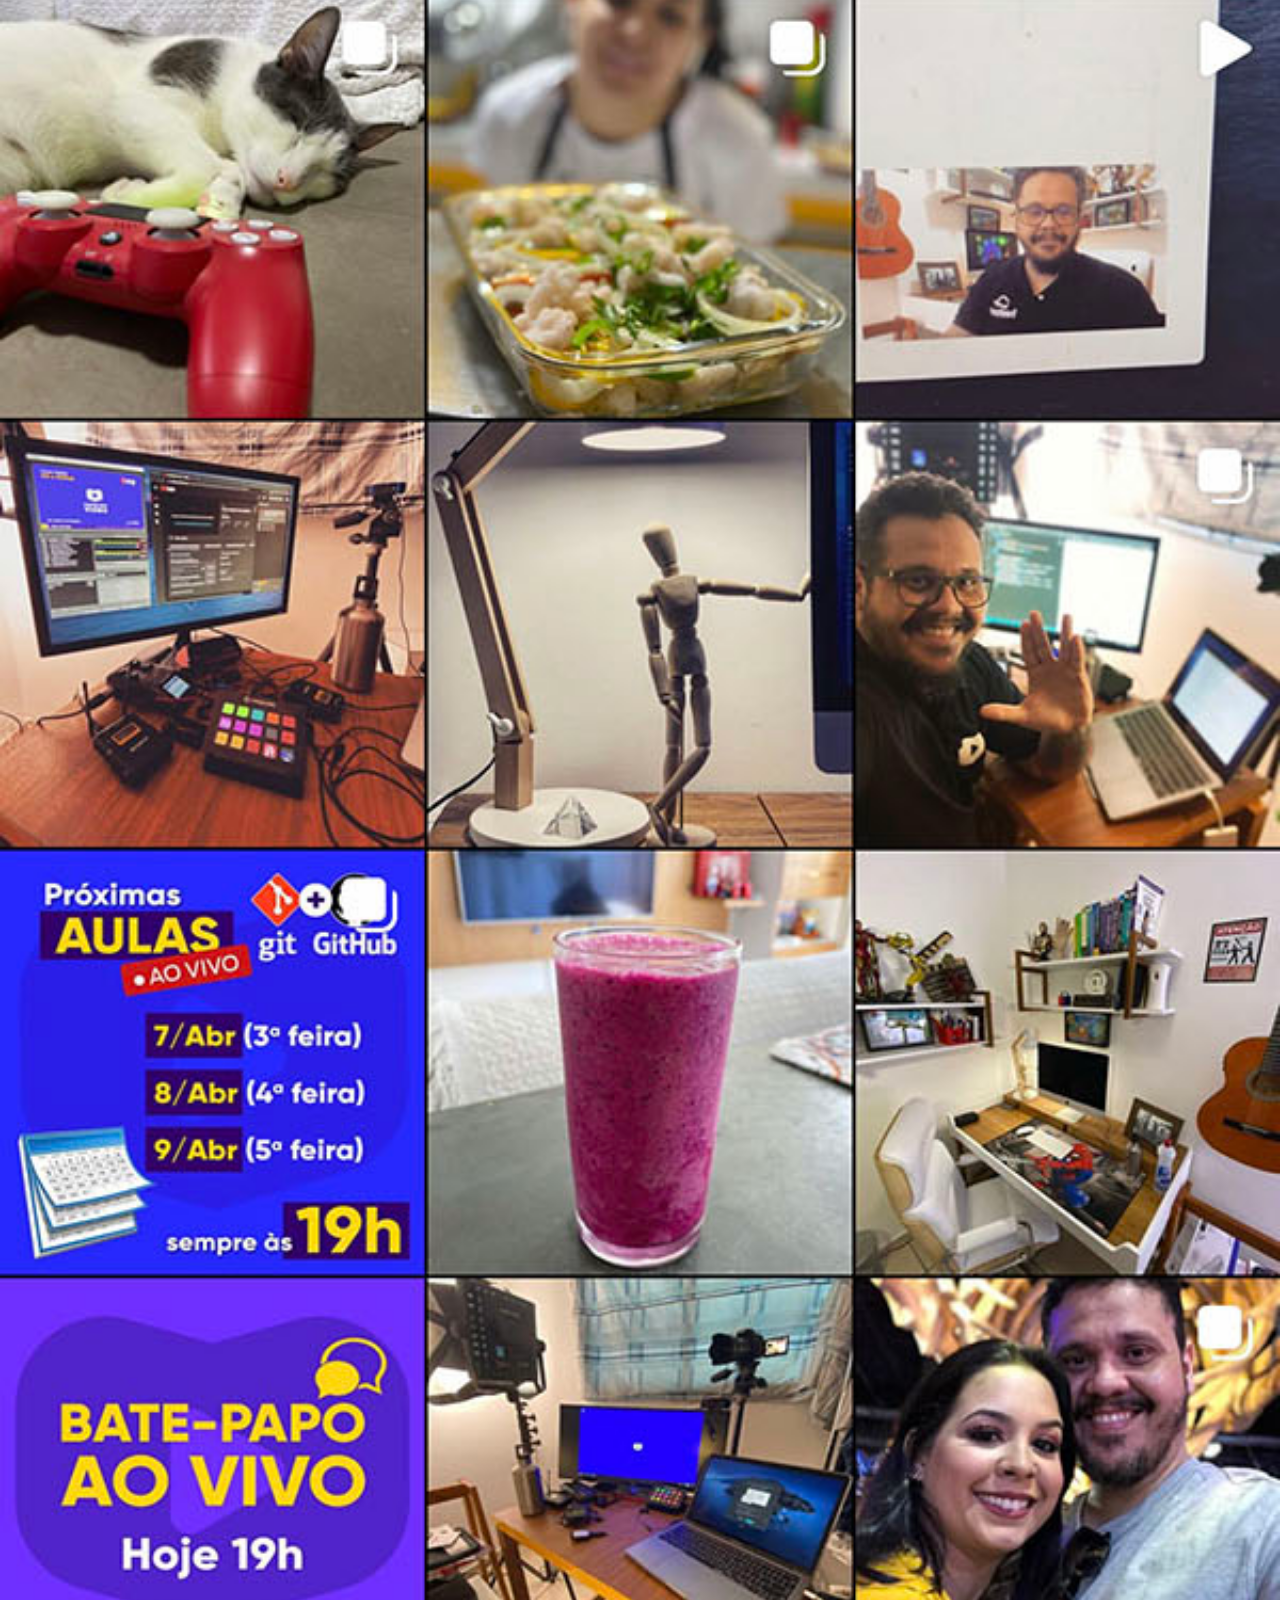
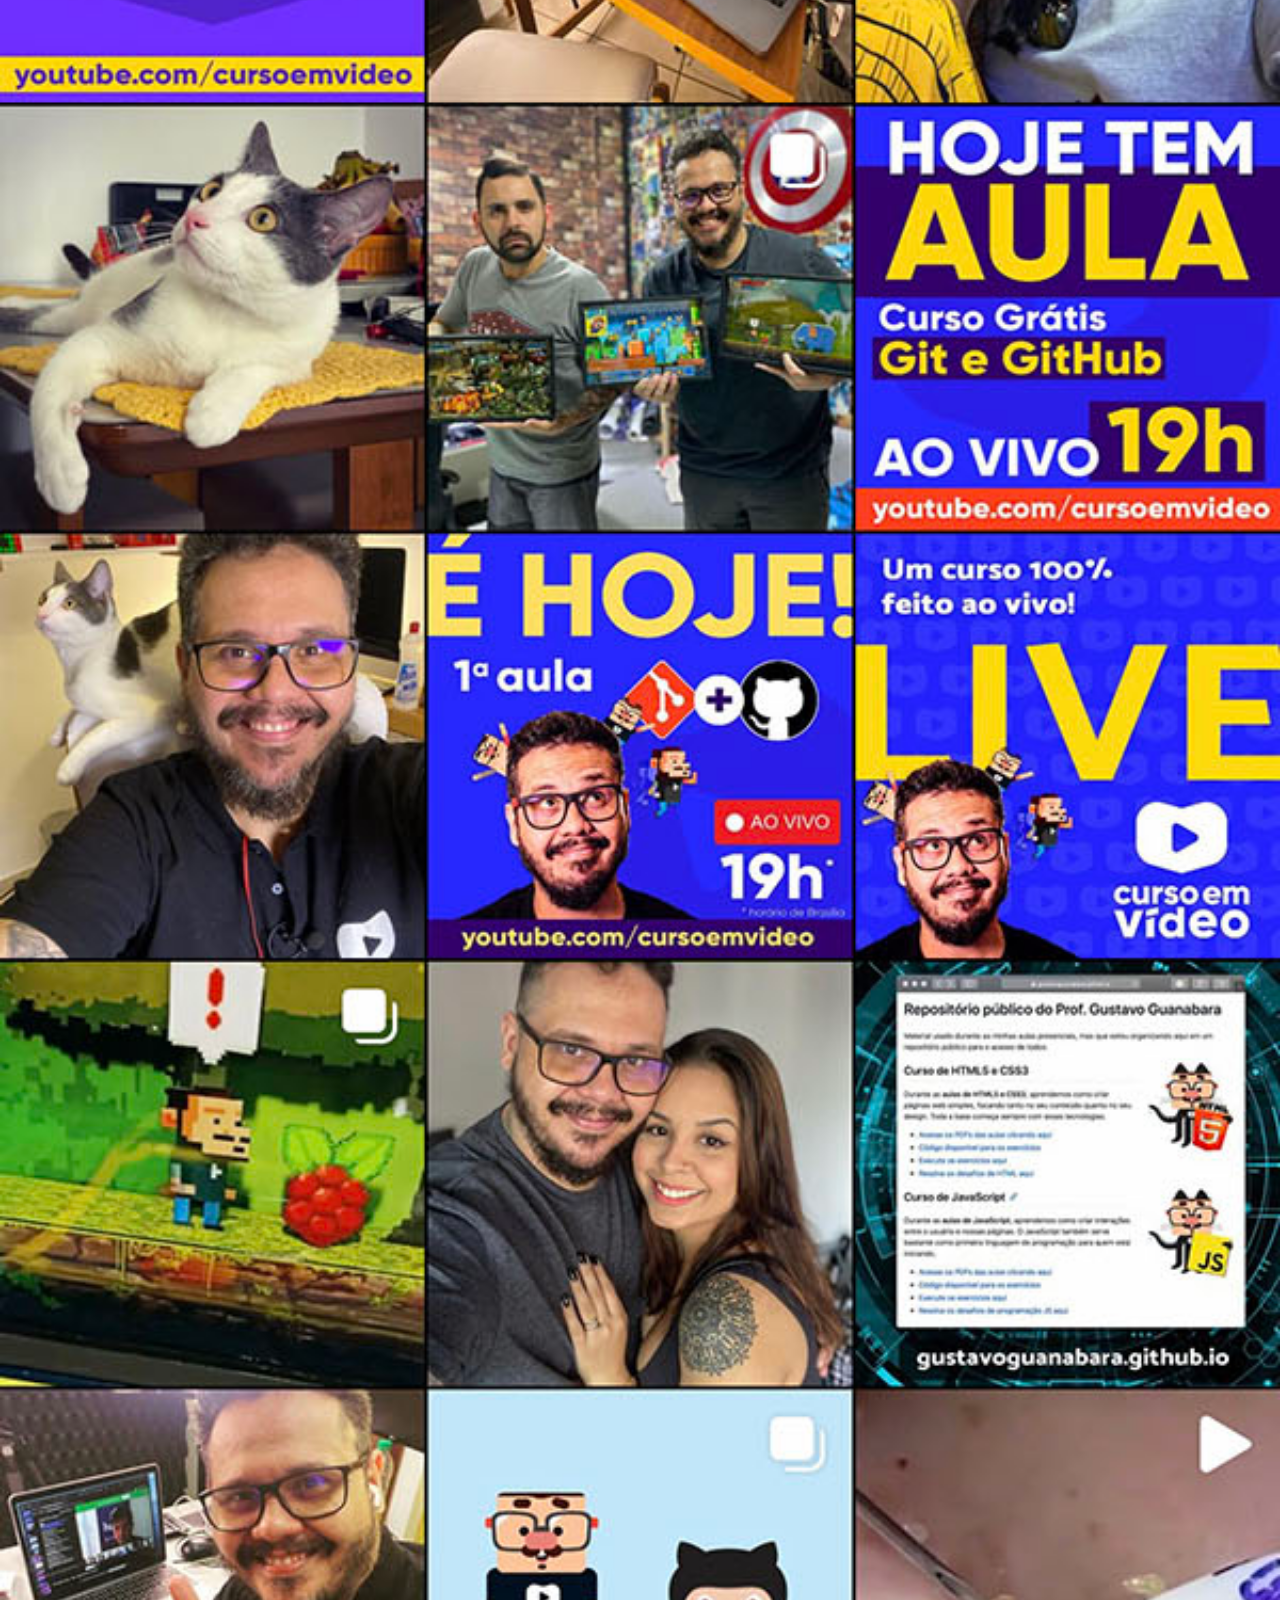
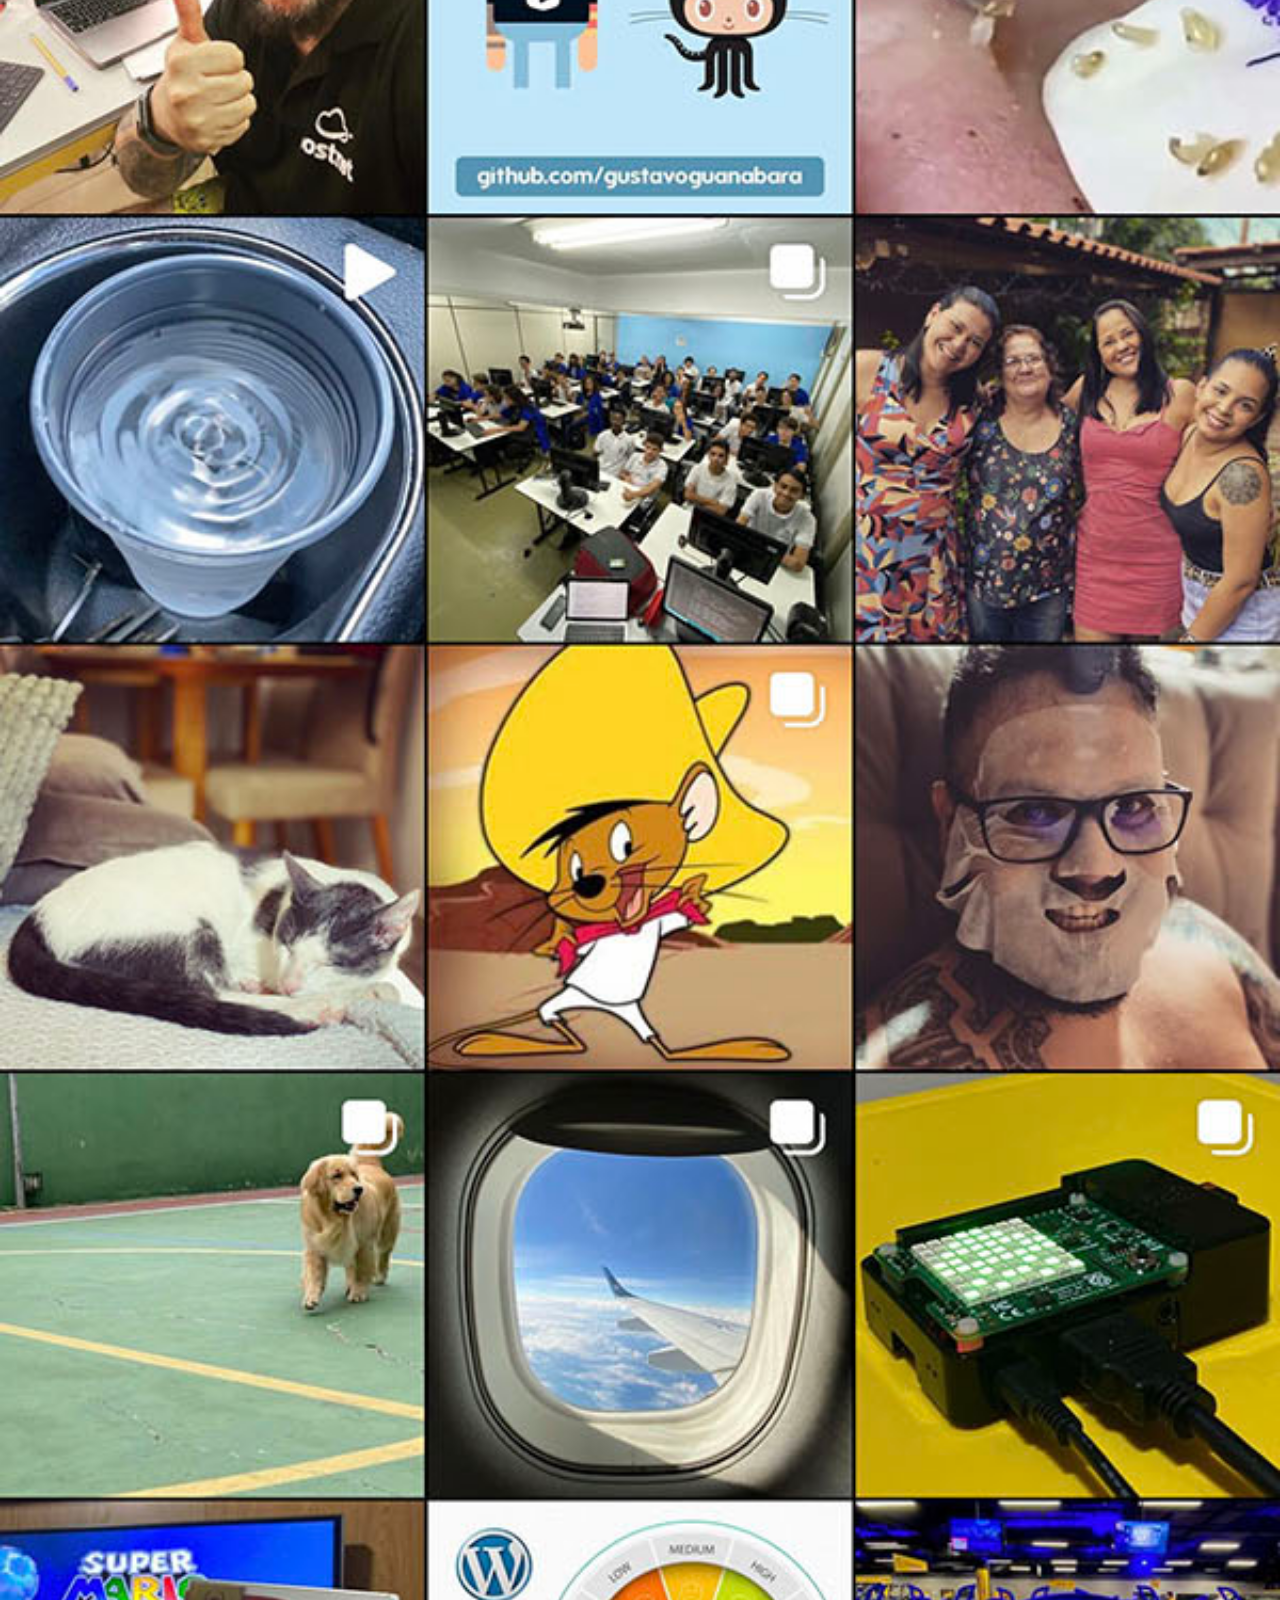
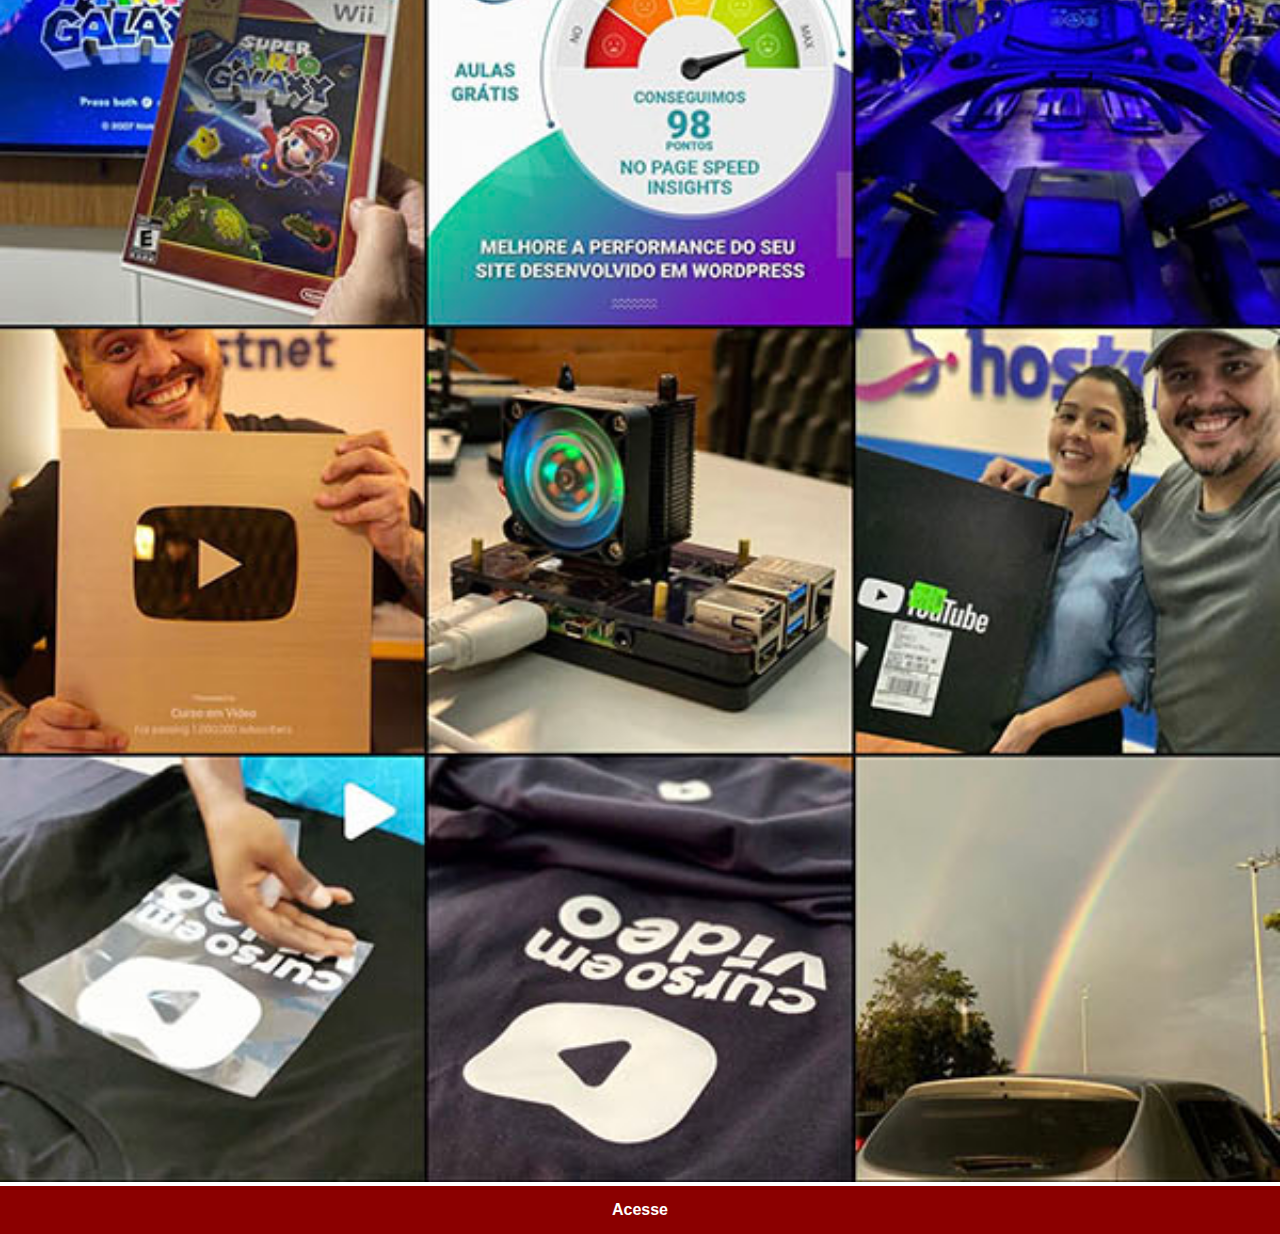
<file: instagram.html>
<!DOCTYPE html>
<html lang="pt-br">
<head>
    <meta charset="UTF-8">
    <meta name="viewport" content="width=device-width, initial-scale=1.0">
    <link rel="stylesheet" href="estilos/config-social.css">
    <title>Instagram</title>
</head>
<body>
    <img src="imagens/tela-instagram.jpg" alt="Instagram">
    <a href="https://instagram.com" target="_blank">Acesse</a>
</body>
</html>
</file>
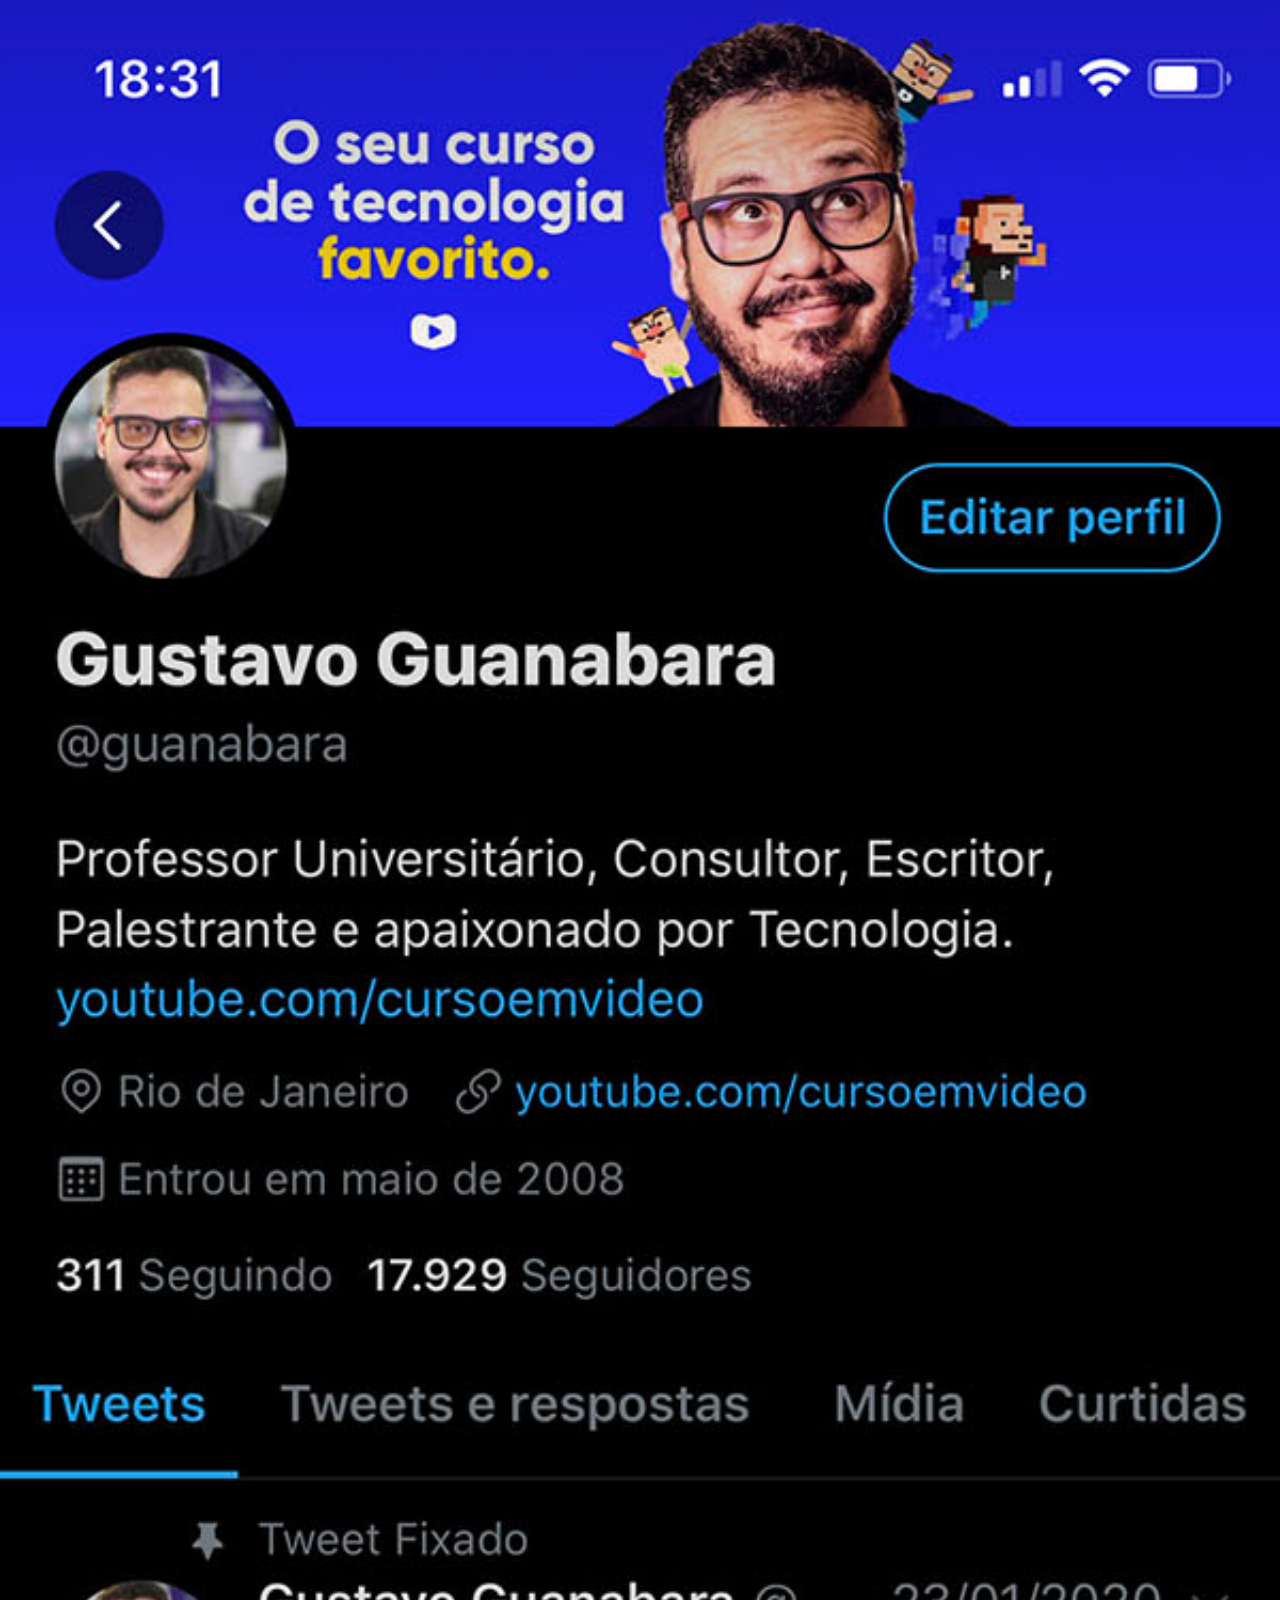
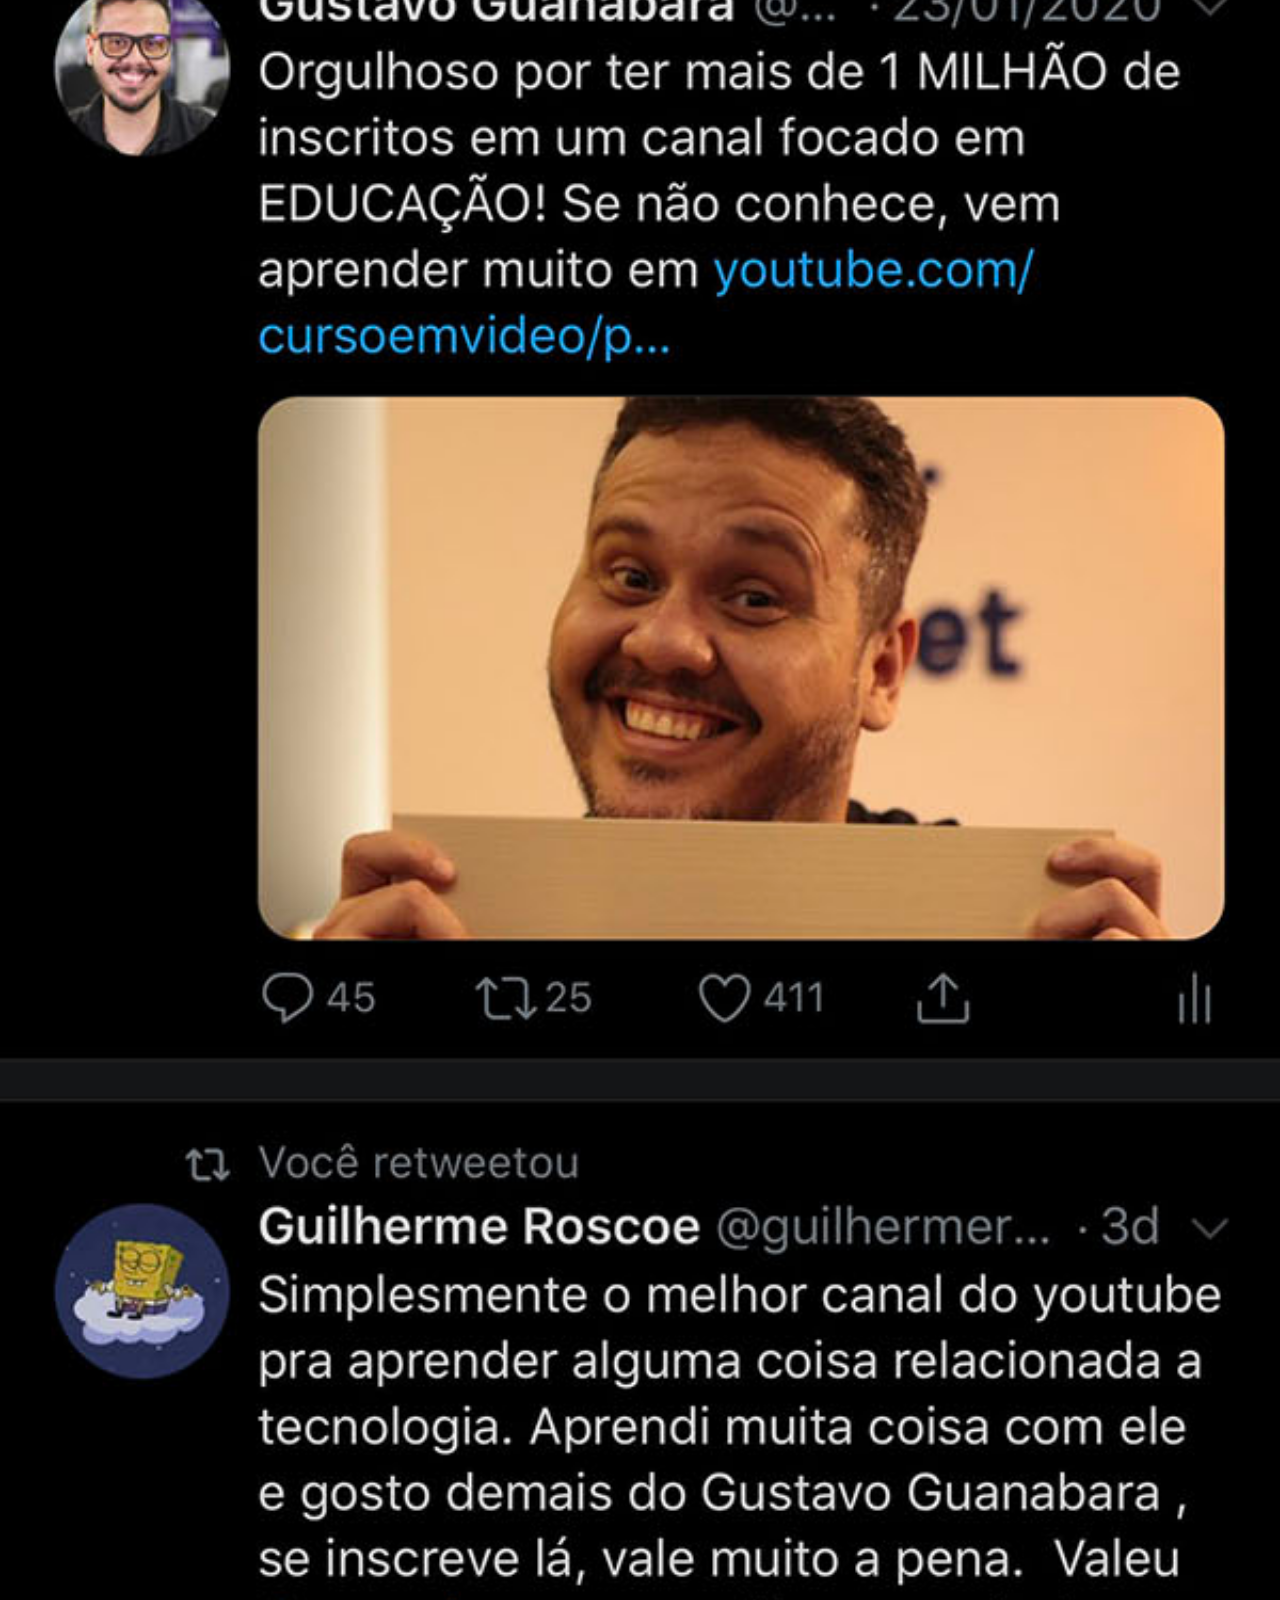
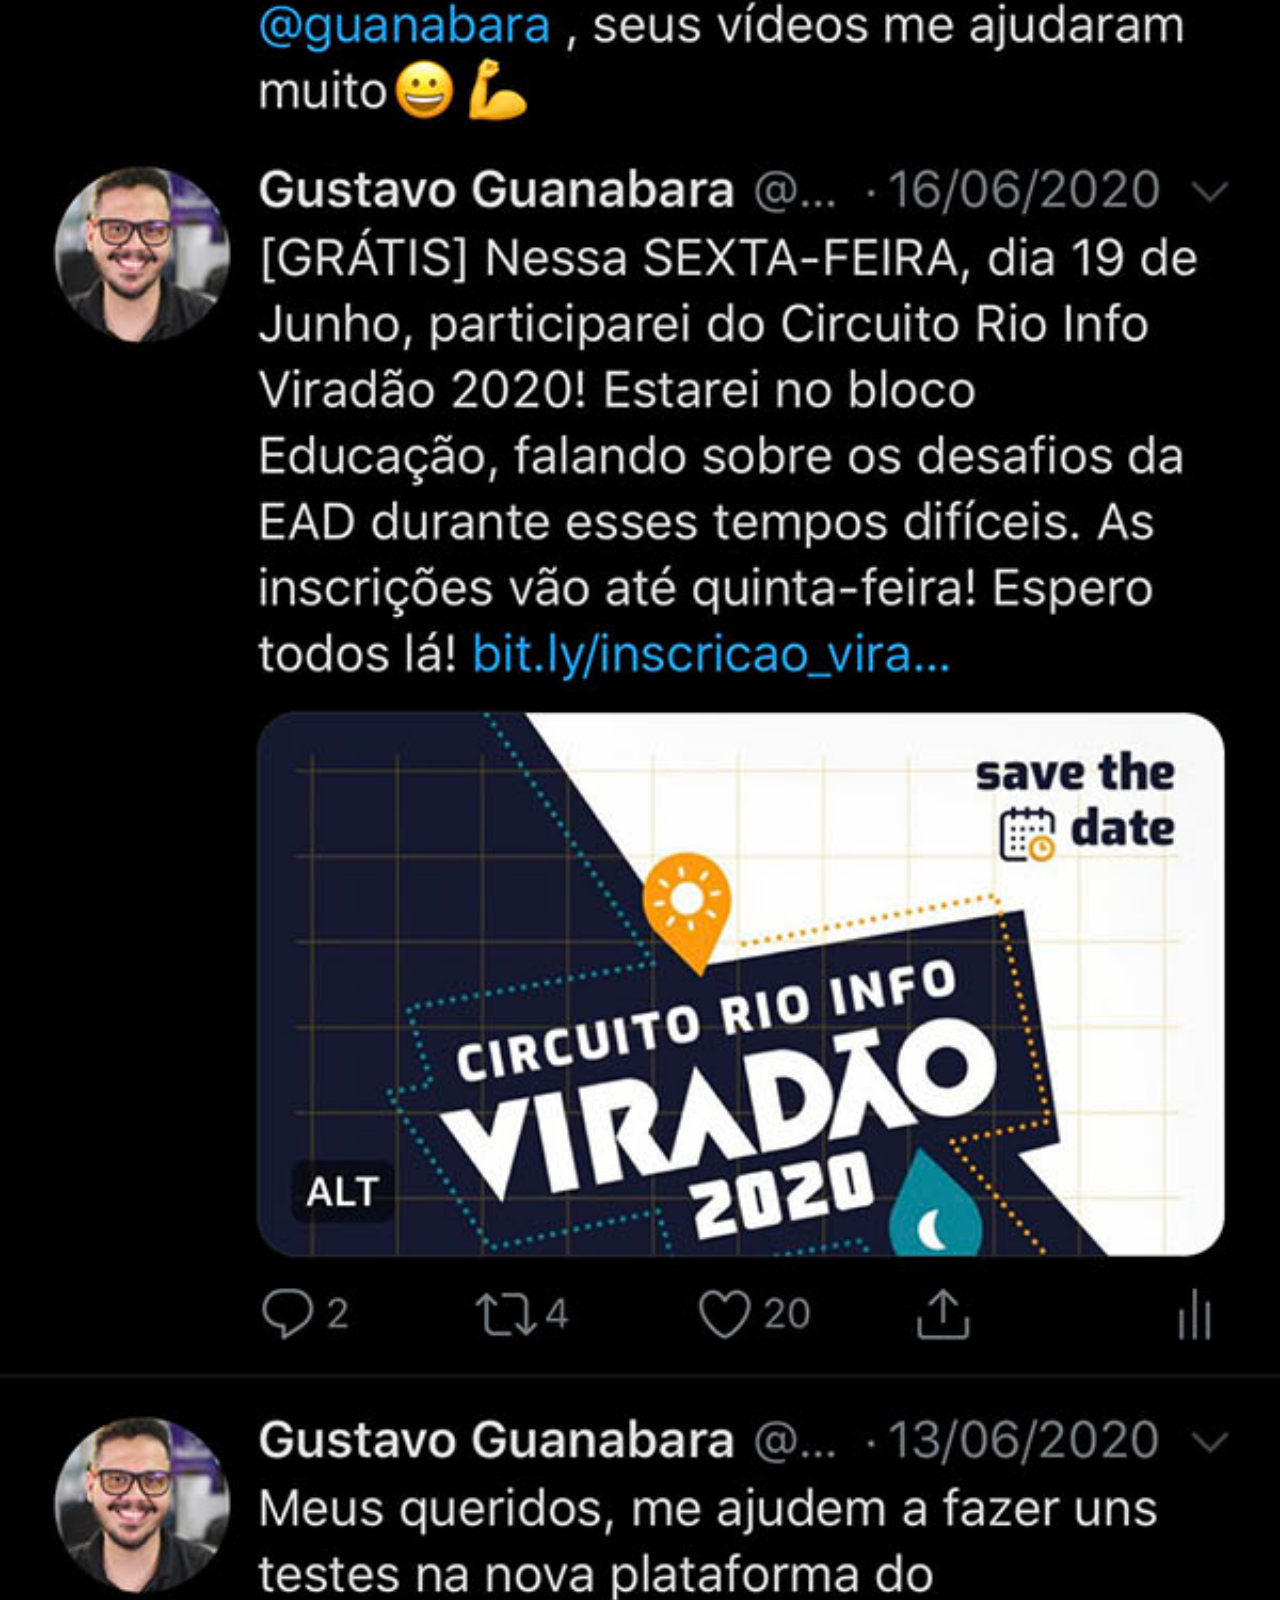
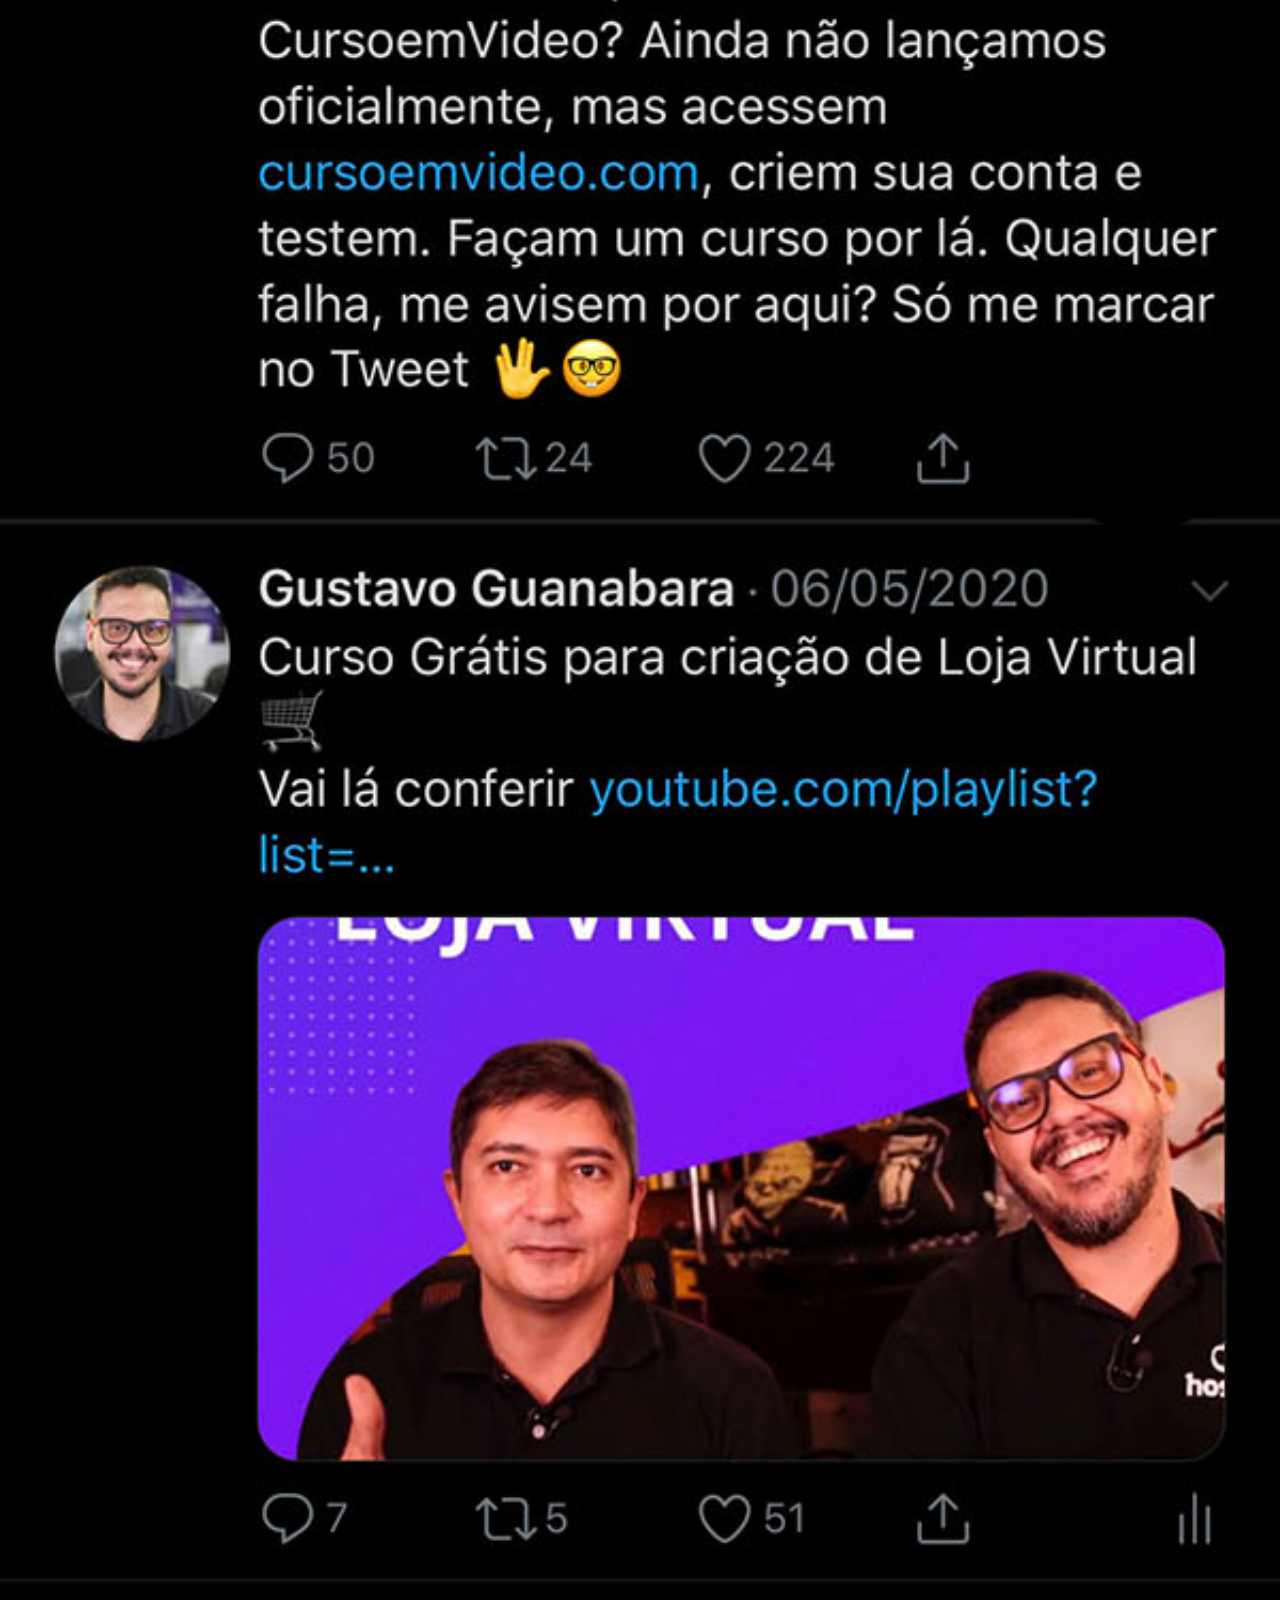
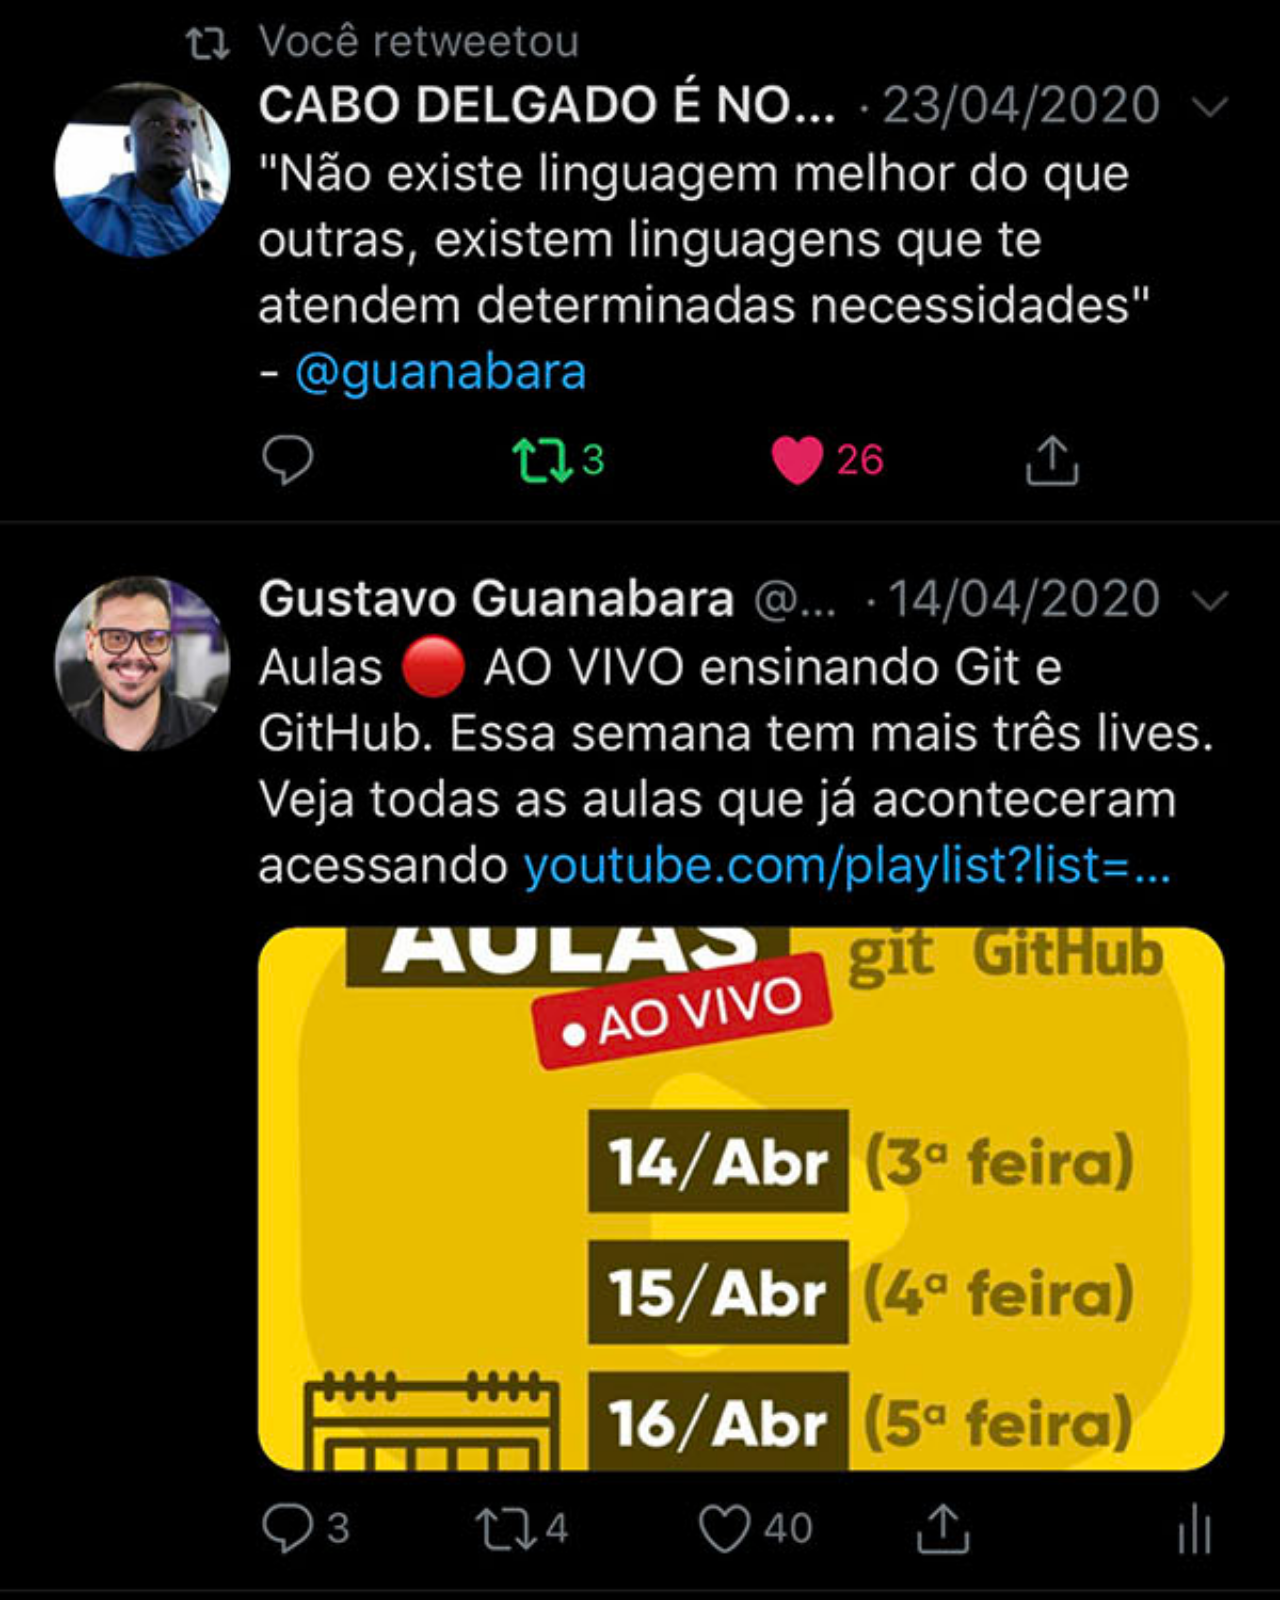
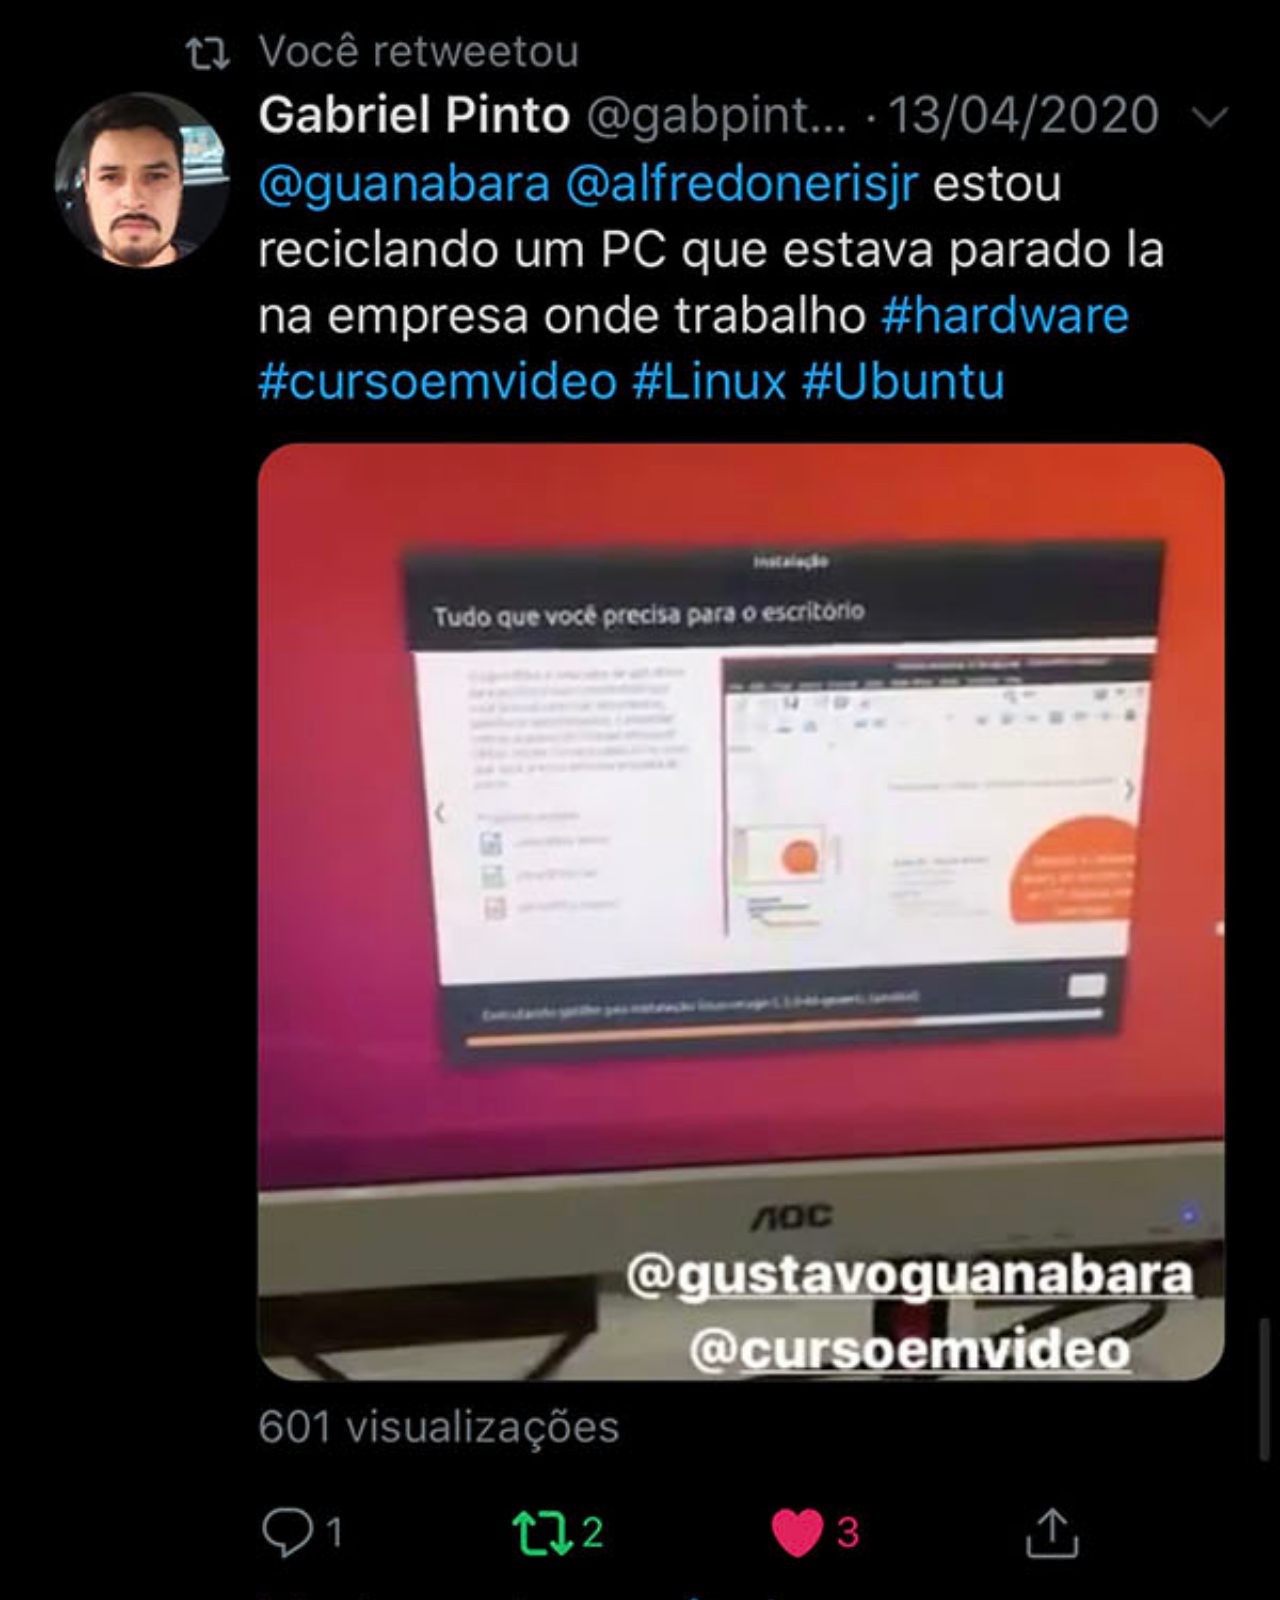
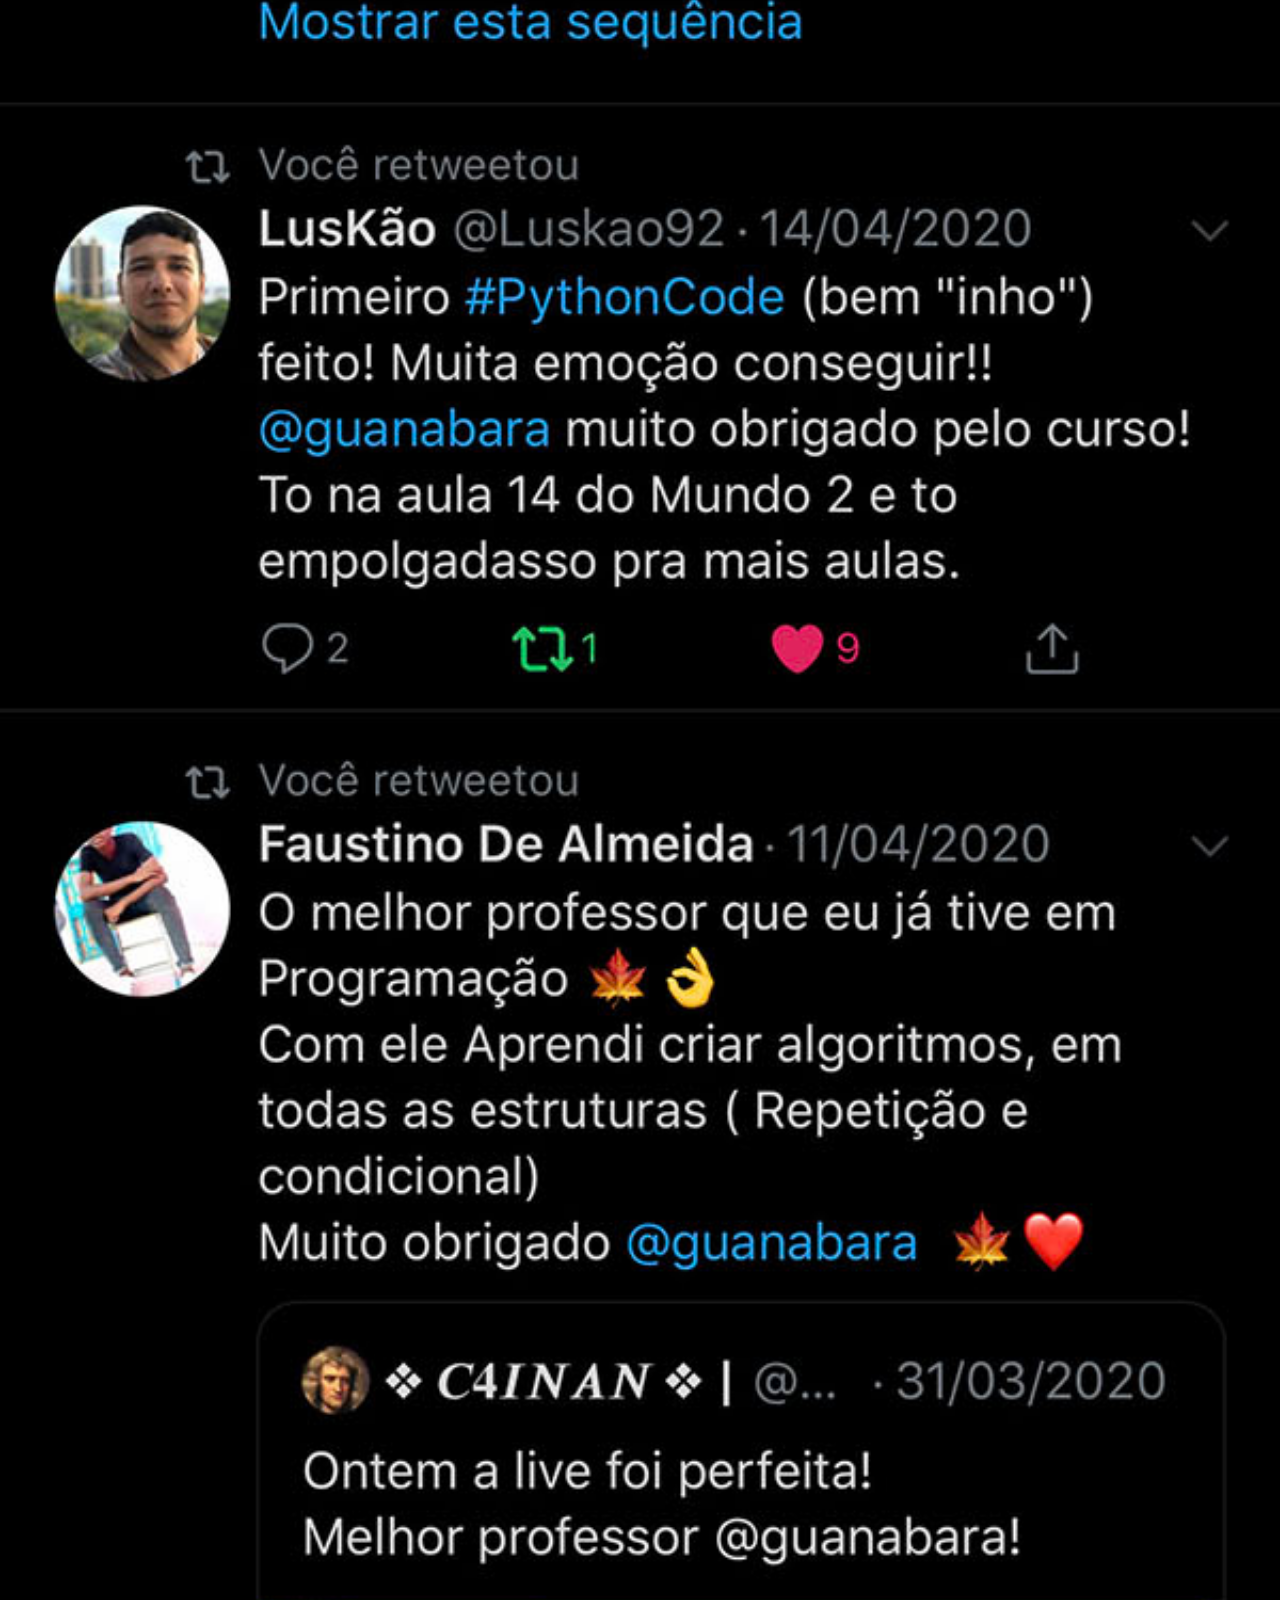
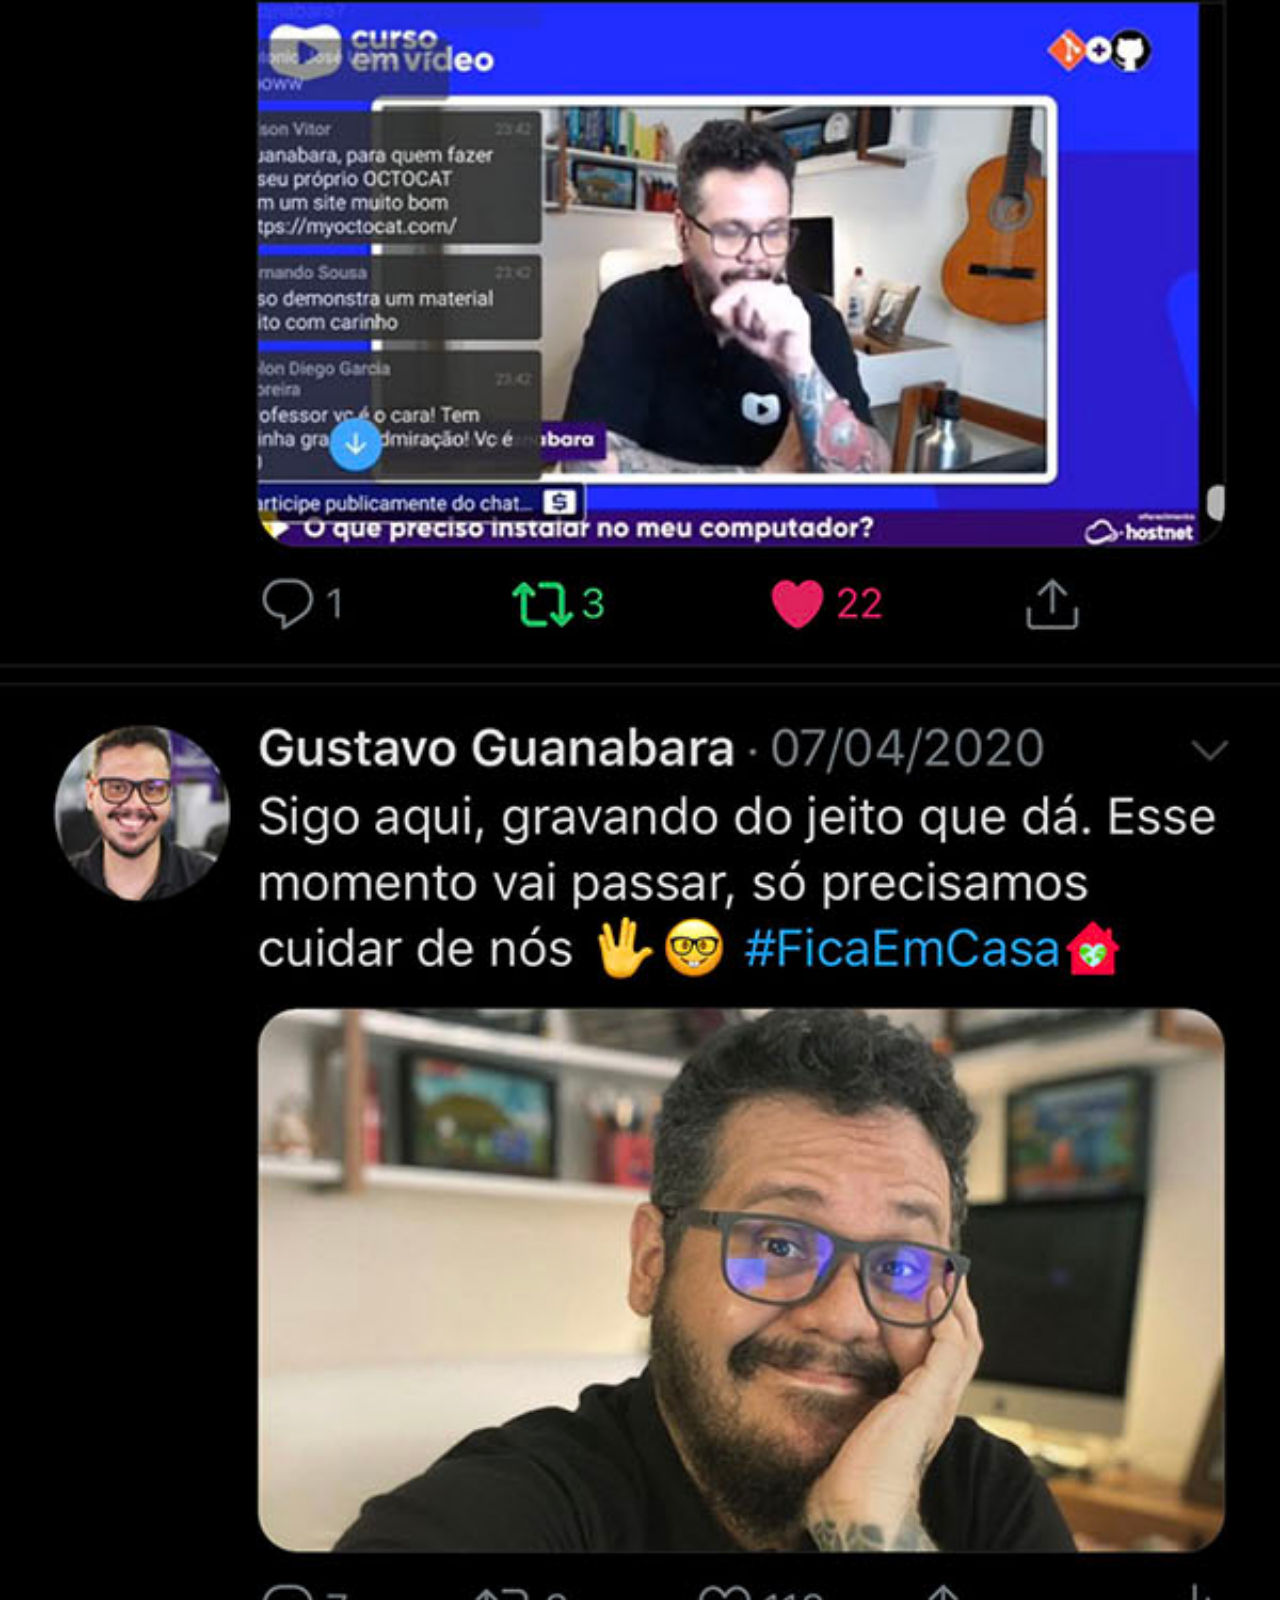
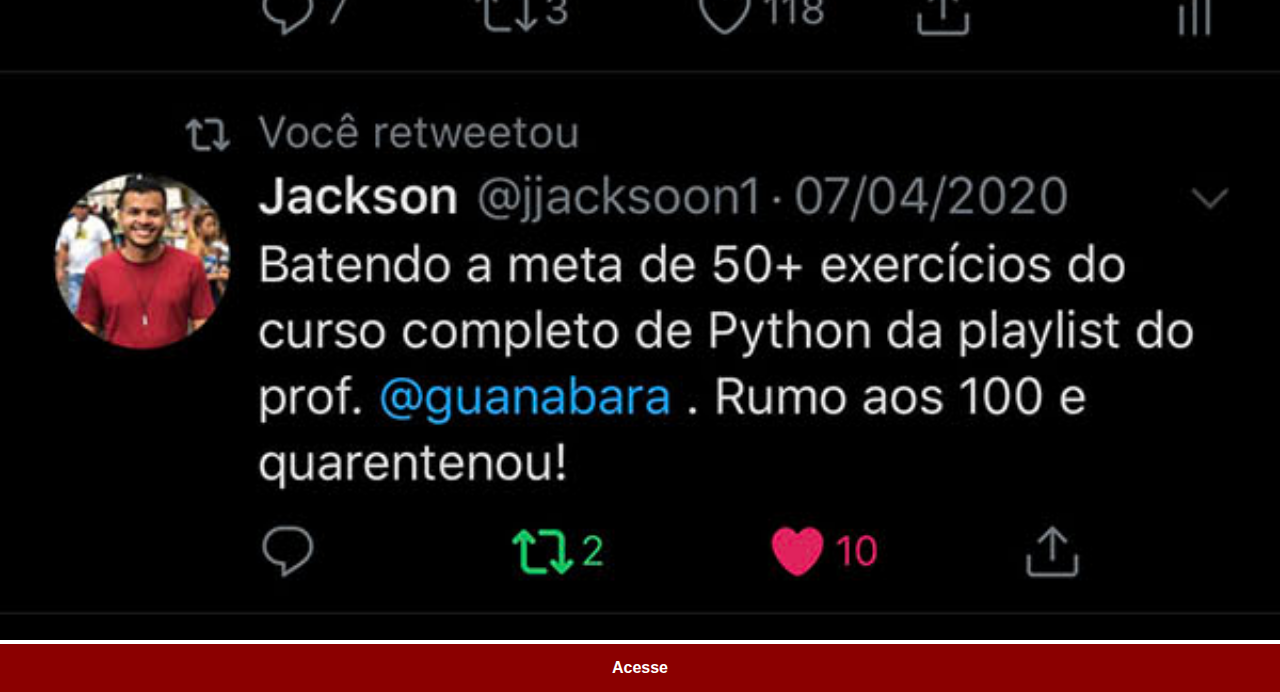
<file: twitter.html>
<!DOCTYPE html>
<html lang="pt-br">
<head>
    <meta charset="UTF-8">
    <meta name="viewport" content="width=device-width, initial-scale=1.0">
    <link rel="stylesheet" href="estilos/config-social.css">
    <title>Twitter</title>
</head>
<body>
    <img src="imagens/tela-twitter.jpg" alt="Twitter">
    <a href="https://twitter.com" target="_blank">Acesse</a>
</body>
</html>
</file>
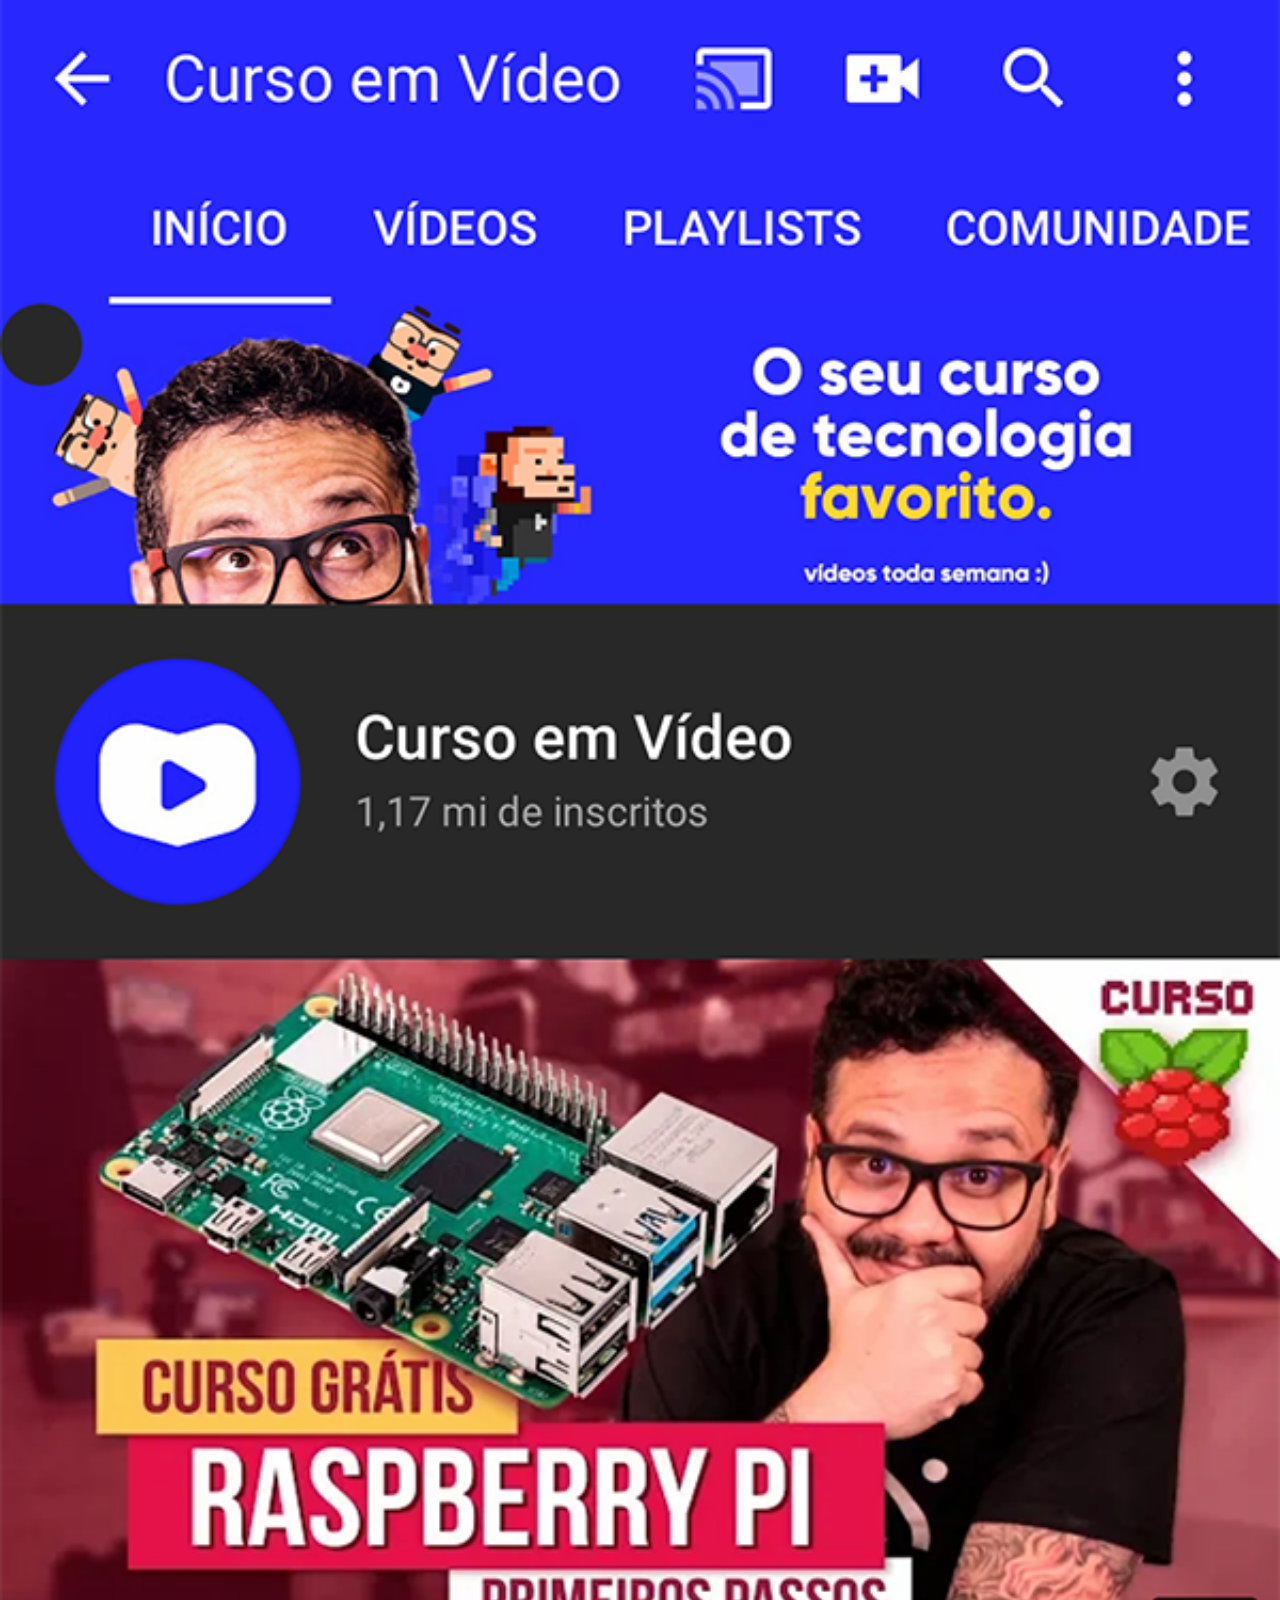
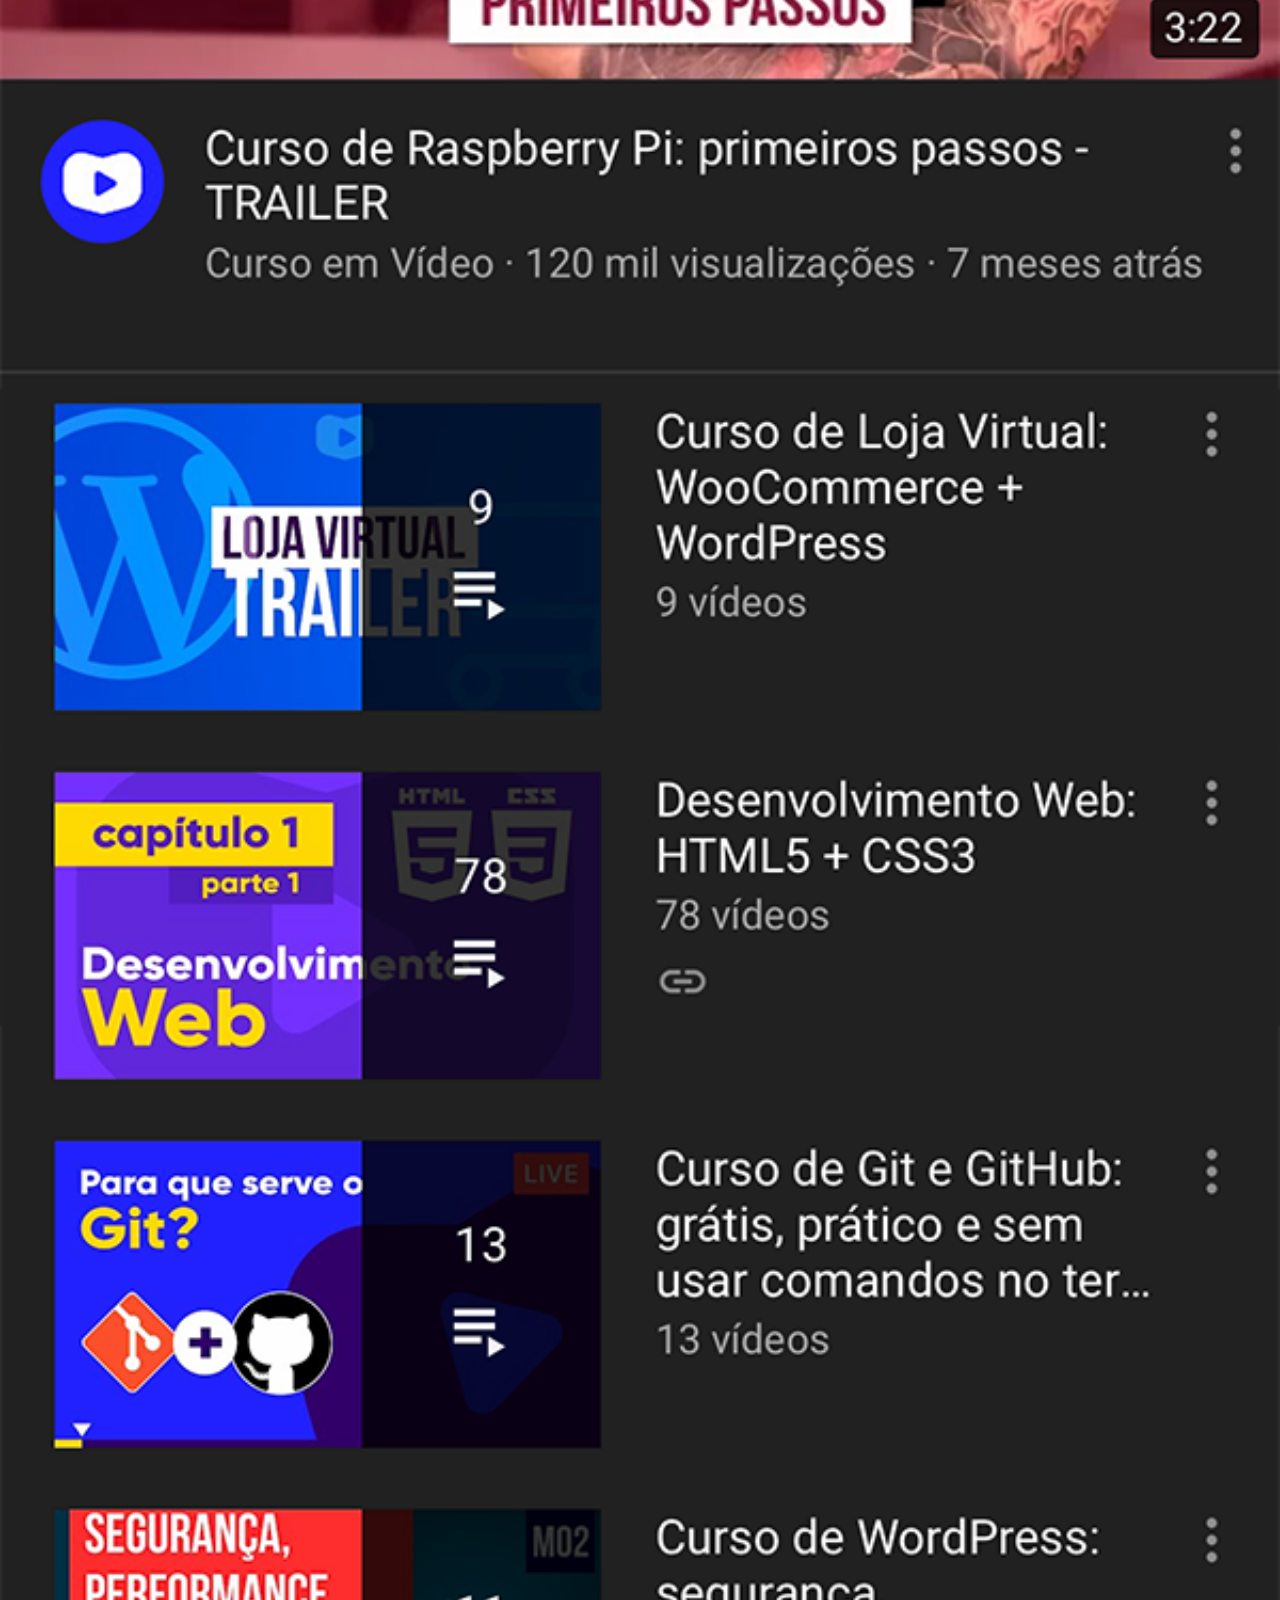
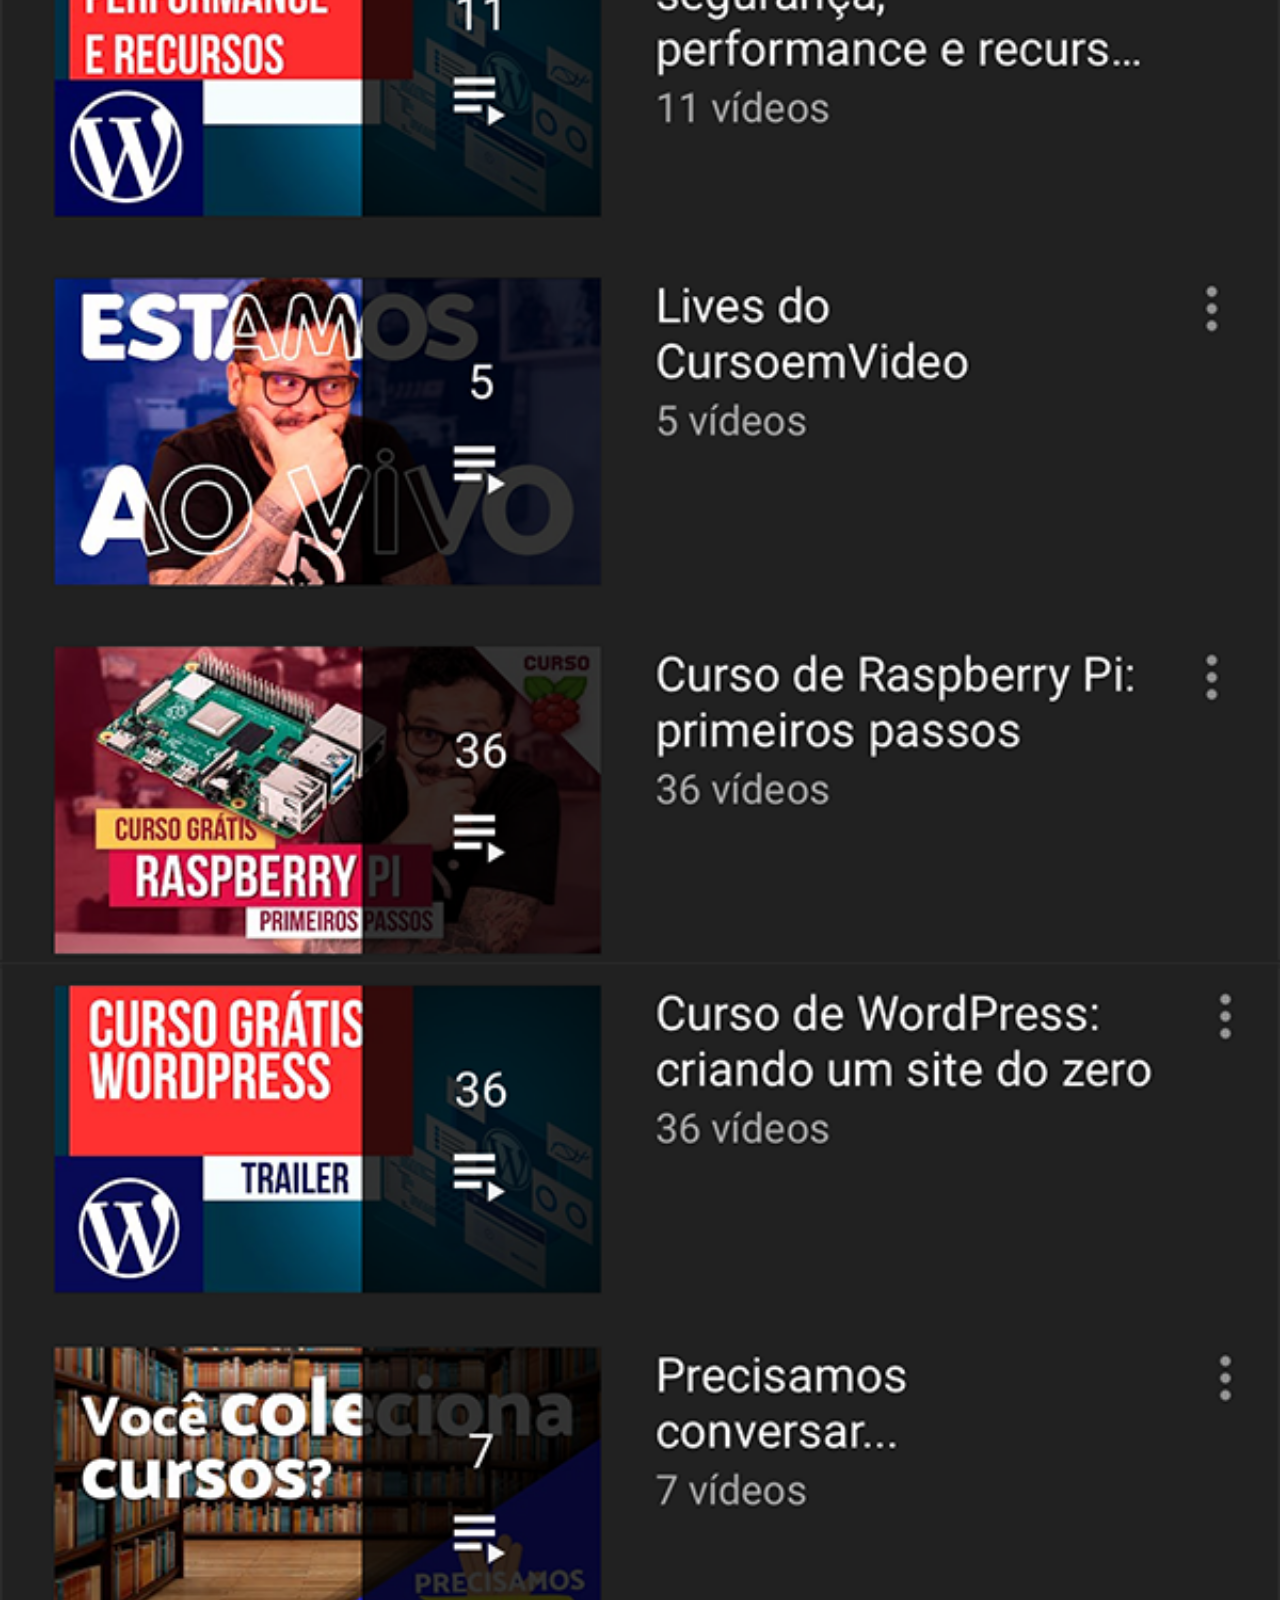
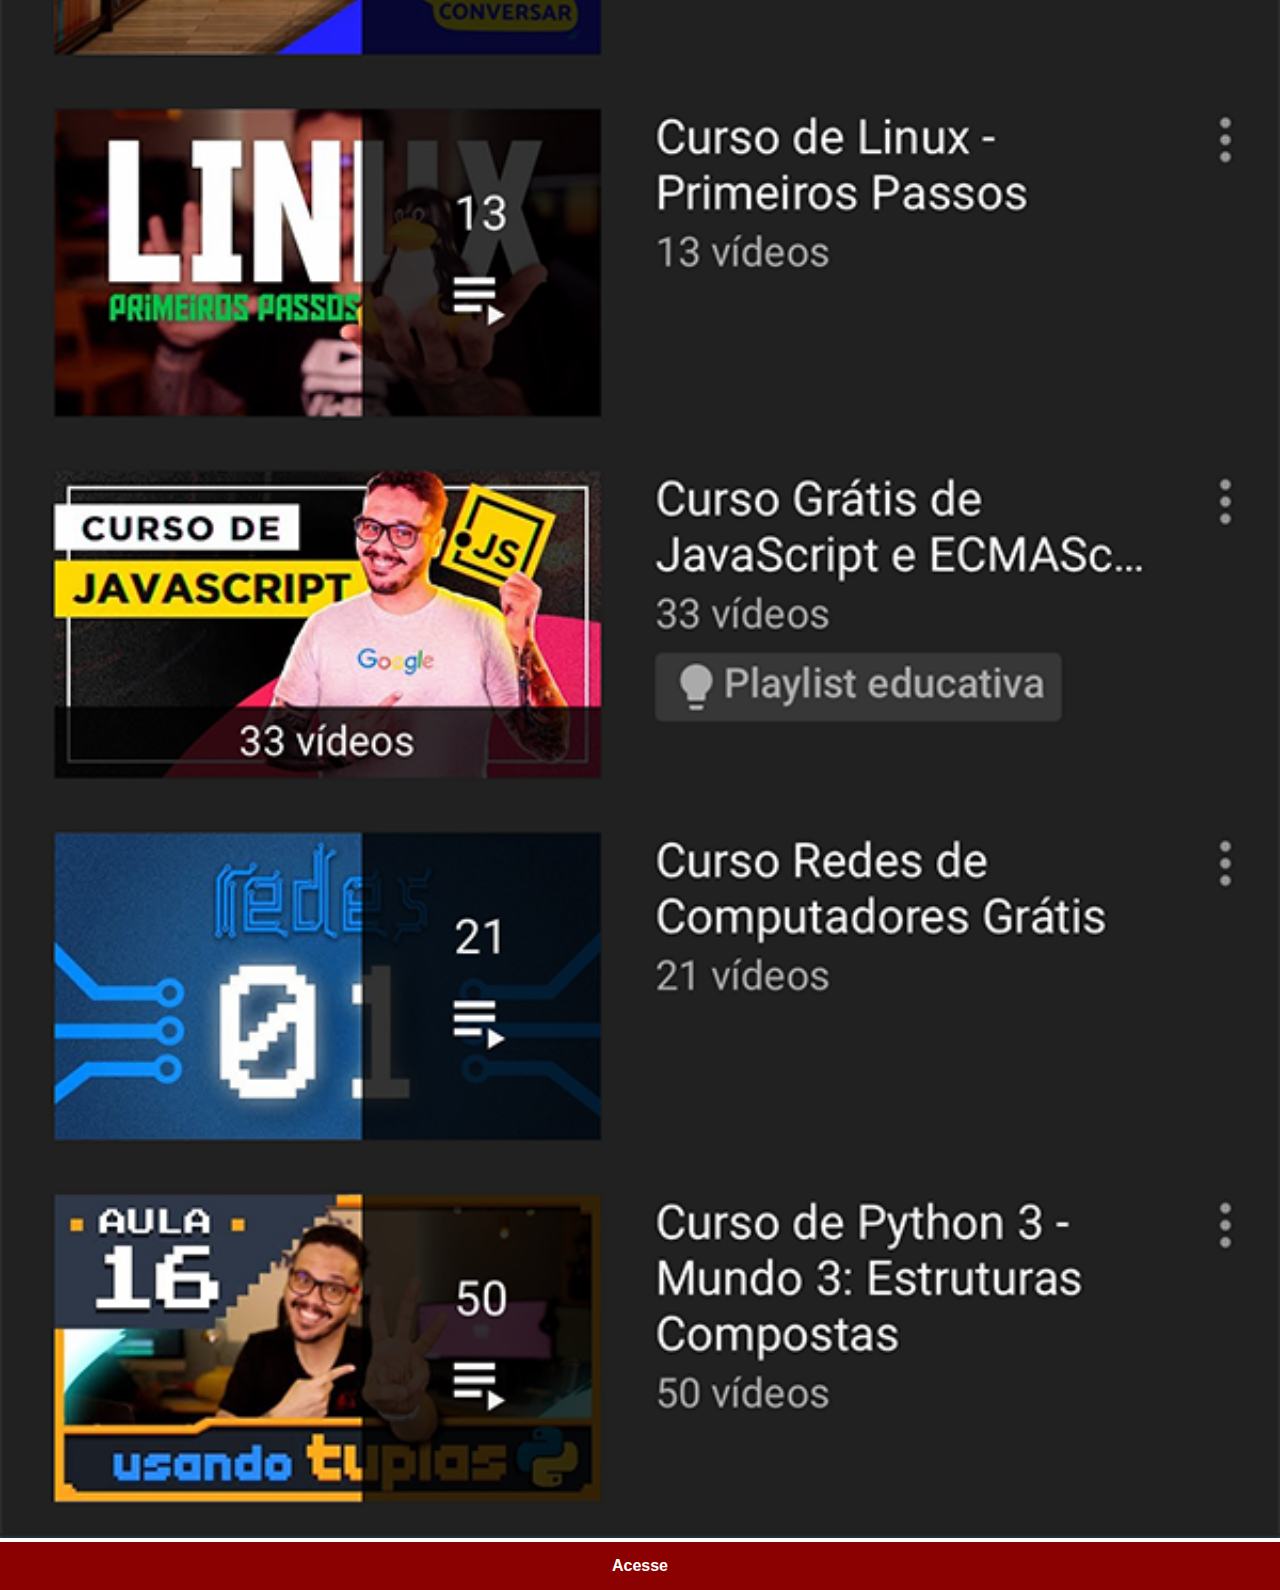
<file: youtube.html>
<!DOCTYPE html>
<html lang="pt-br">
<head>
    <meta charset="UTF-8">
    <meta name="viewport" content="width=device-width, initial-scale=1.0">
    <link rel="stylesheet" href="estilos/config-social.css">
    <title>Página Youtube</title>
 
</head>
<body>
    <img src="imagens/tela-youtube.png" alt="Youtube">
    <a href="https://youtube.com" target="_blank">Acesse</a>
</body>
</html>
</file>
<file: estilos/style.css>
@charset "UTF-8";

    *{
        margin: 0;
        padding: 0;
        font-family: Arial, Helvetica, sans-serif;
    }

    html,body{
        height: 100vh;
        width:  100vw;
        background-color: black;
    }
    body{
        background:  url('../imagens/fundo-madeira.jpg') no-repeat top center;
        background-size: cover;
        background-attachment: fixed;
       
    }
    main{
        height: 100vh;
        position: relative;
    }
    section#celular{
        position: absolute;
        left: 50%;
        top: 50%;
        transform: translate(-50%, -50%);
        

        height: 627px;
        width: 311px;
        background:  url('../imagens/frame-iphone.png') no-repeat;
        
    }
    iframe#tela{
        position: relative;
        top: 80px;
        left: 22px;

        width: 267px;
        height: 471px;
       scrollbar-width: 0px;
       
    }
    section#botoes{
        text-align: right;
        padding-right: 10px;
        padding-top: 100px;

      
    }
    section#botoes img{
        width: 50px;
        border-radius: 50%;
        margin: 5px;
        box-shadow: 2px 2px 5px rgba(0, 0, 0, 0.584);
        box-sizing: border-box;
        
        
    }
    section#botoes img:hover{
        transform: translate(-5px, -5px);
        transition: transform 0.5s, border 1s;
        border: 3px solid rgba(255, 255, 255, 0.501);
        box-shadow: 5px 5px 10px rgba(0, 0, 0, 0.593);
    }
</file>
<file: estilos/config-social.css>
@charset "UTF-8";

*{
    margin: 0%;
    padding: 0%;
    font-family: Arial, Helvetica, sans-serif;
}
::-webkit-scrollbar{
    width: 0px;
    height: 0px;
}
img{
    width: 100vw;
}
a{
    display: block;
    background-color: darkred;
    text-align: center;
    font-weight: bolder;
    text-decoration: none;
    color: white;
    padding: 15px;
}
a:hover{
   background-color: red;
}
</file>
